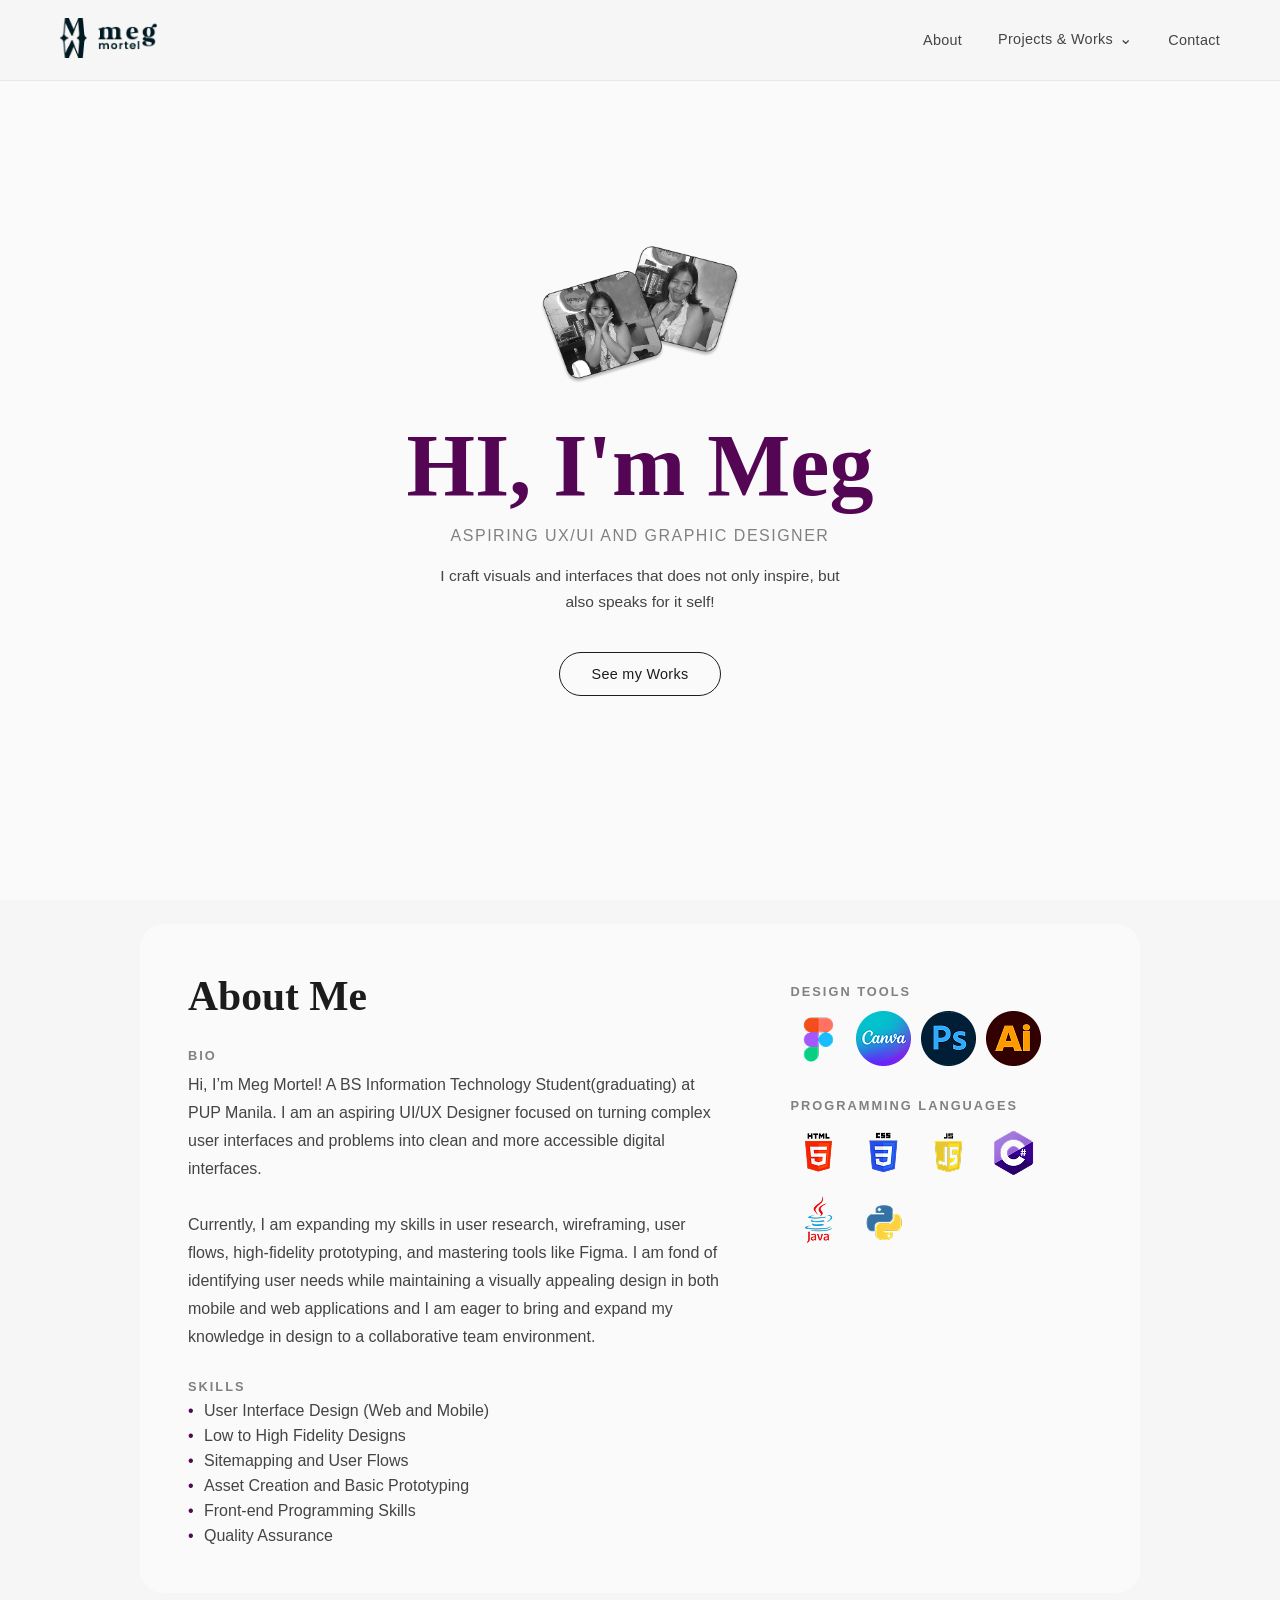
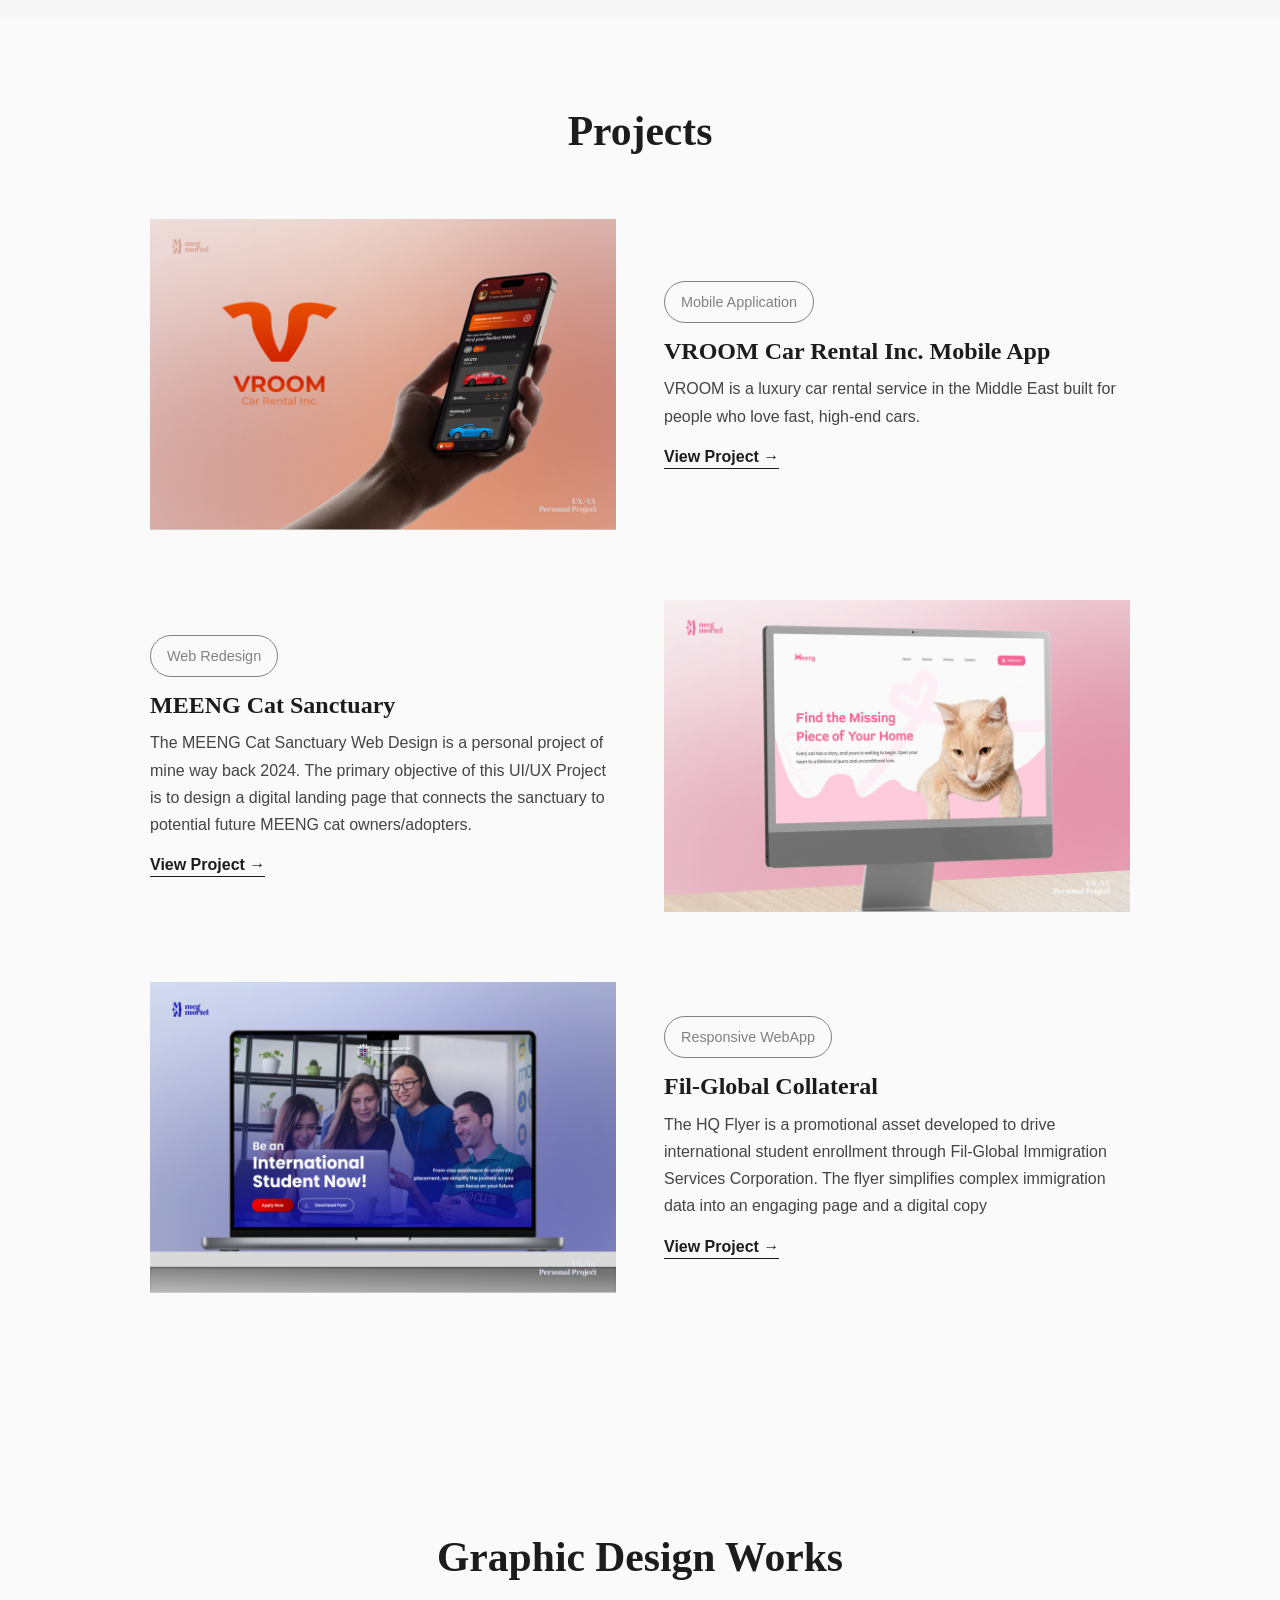
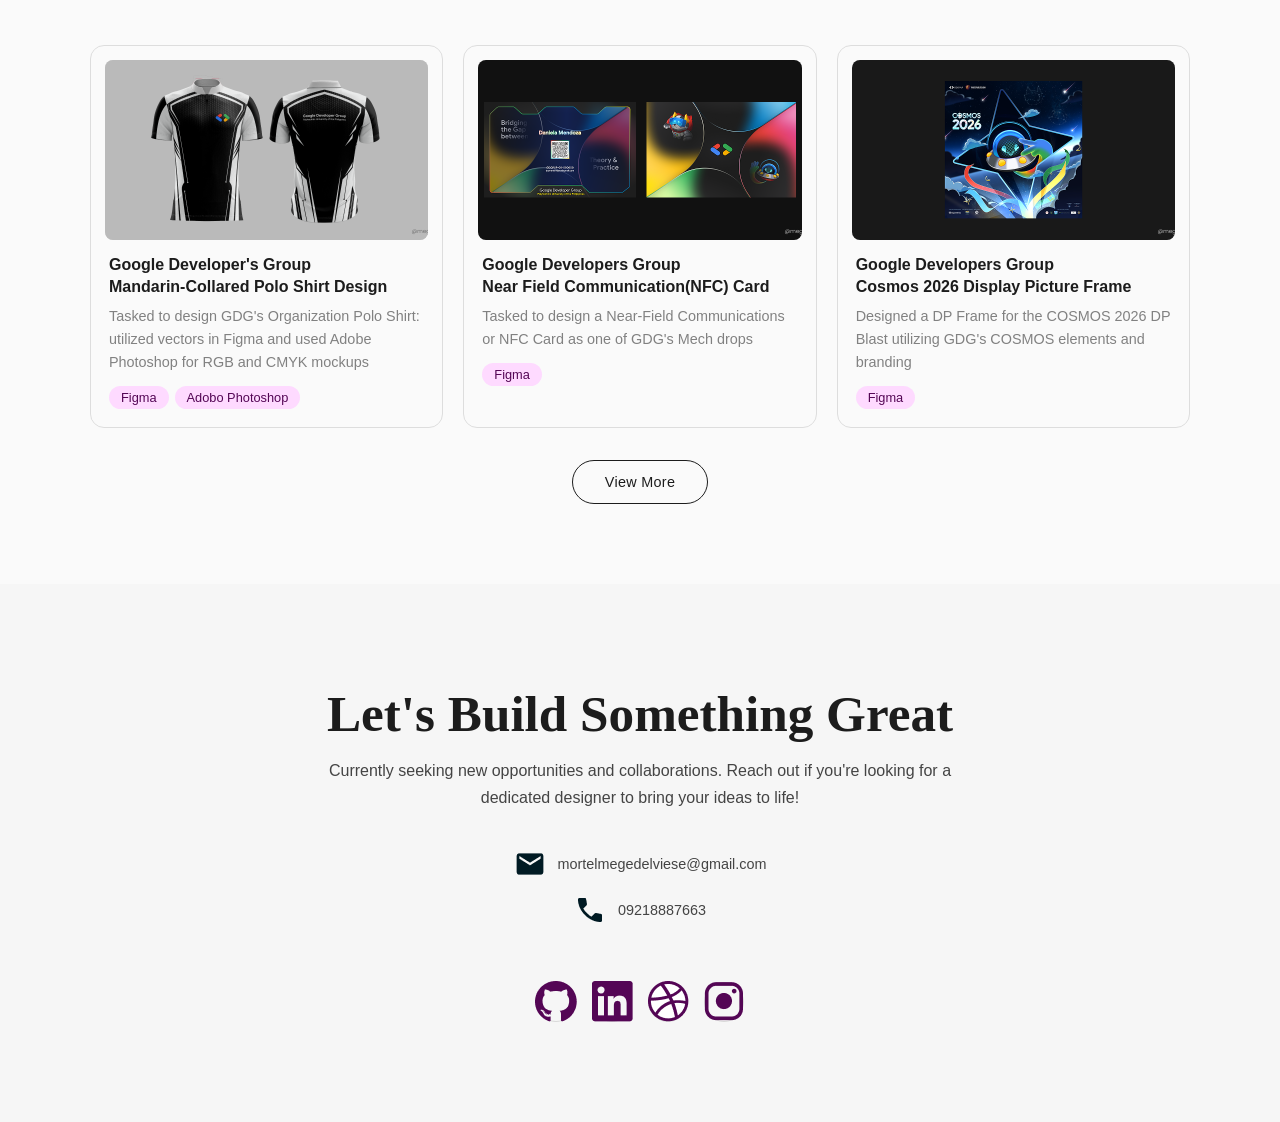
<file: index.html>
<!DOCTYPE html>
<html lang="en">
<head>
  <meta charset="UTF-8" />
  <meta name="viewport" content="width=device-width, initial-scale=1.0" />
  <title>Meg Mortel — UX/UI & Graphic Designer</title>
  <link rel="preconnect" href="https://fonts.googleapis.com" />
  <link rel="preconnect" href="https://fonts.gstatic.com" crossorigin />
  <link href="https://fonts.googleapis.com/css2?family=Playfair+Display:wght@700;900&family=DM+Sans:wght@300;400;500&display=swap" rel="stylesheet" />
  <link rel="stylesheet" href="indexstyle.css" />
</head>
<body>

  <!-- NAV -->
  <nav>
    <a href="index.html" class="nav-logo"><img src="index icons/MegMortel Logo.png" alt=""></a>
    <ul>
      <li><a href="index.html#about">About</a></li>
      <li class="has-dropdown">
        <a href="index.html#projects" class="dropdown-toggle">
          Projects &amp; Works
          <span class="chevron">&#8964;</span>
        </a>
        <ul class="dropdown">
          <li><a href="uiux.html">UI/UX Design</a></li>
          <li><a href="graphicdes.html">Graphic Design</a></li>
        </ul>
      </li>
      <li><a href="index.html#contact">Contact</a></li>
    </ul>
  </nav>

  <!-- HERO -->
  <section id="hero">
    <div class="hero-photos" aria-hidden="true">
      <img src="index images/Hero Image.png" alt="">
    </div>

    <h1 class="hero-title">HI, I'm Meg</h1>
    <p class="hero-subtitle">Aspiring UX/UI and Graphic Designer</p>
    <p class="hero-desc">I craft visuals and interfaces that does not only inspire, but also speaks for it self!</p>
    <a href="#projects" class="btn-outline">See my Works</a>
  </section>

  <!-- ABOUT -->
  <section id="about">
    <div class="about-inner">
      <div class="about-left reveal">
        <h2>About Me</h2>

        <p class="label">BIO</p>
        <p class="about-bio">
          Hi, I’m Meg Mortel! A BS Information Technology Student(graduating) at PUP Manila. I am an aspiring UI/UX Designer focused on turning complex user interfaces and problems into clean and more accessible digital interfaces.
          <br> <br>         
          Currently, I am expanding my skills in user research, wireframing, user flows, high-fidelity prototyping, and mastering tools like Figma. I am fond of identifying user needs while maintaining a visually appealing design in both mobile and web applications and I am eager to bring and expand my knowledge in design to a collaborative team environment.
        </p>

        <p class="label">SKILLS</p>
        <ul class="skills-list">
          <li>User Interface Design (Web and Mobile)</li>
          <li>Low to High Fidelity Designs</li>
          <li>Sitemapping and User Flows</li>
          <li>Asset Creation and Basic Prototyping</li>
          <li>Front-end Programming Skills</li>
          <li>Quality Assurance</li>
        </ul>
      </div>

      <div class="about-right reveal">
        <div class="tool-group">
          <p class="label">Design Tools</p>
          <div class="tool-icons">
            <div><img src="index images/Figma.png" alt=""></div>
            <div><img src="index images/Canva.png" alt=""></div>
            <div><img src="index images/Photoshop.png" alt=""></div>
            <div><img src="index images/Illustrator.png" alt=""></div>           
          </div>
        </div>

        <div class="tool-group">
          <p class="label">Programming Languages</p>
          <div class="tool-icons">
            <div><img src="index images/Html.png" alt=""></div>
            <div><img src="index images/CSS.png" alt=""></div>
            <div><img src="index images/Javascript.png" alt=""></div>
            <div><img src="index images/Csharp.png" alt=""></div>
            <div><img src="index images/jAVA.png" alt=""></div>
            <div><img src="index images/Python.png" alt=""></div>
          </div>
        </div>
      </div>
    </div>
  </section>

  <!-- PROJECTS -->
  <section id="projects">
    <h2 class="section-title">Projects</h2>

    <div class="project-card reveal">
      <div class="project-img">
        <div class="project-img-placeholder"><img src="index images/VROOM - Index.png" alt="Vroom Cover"></div>
      </div>
      <div class="project-info">
        <span class="project-tag">Mobile Application</span>
        <h3>VROOM Car Rental Inc. Mobile App</h3>
        <p>VROOM is a luxury car rental service in the Middle East built for people who love fast, high-end cars.</p>
        <a href="vroomwork.html" class="link-arrow">View Project →</a>
      </div>
    </div>

    <div class="project-card reverse reveal">
      <div class="project-img">
        <div class="project-img-placeholder"><img src="index images/MEENG - Index.png" alt=""></div>
      </div>
      <div class="project-info">
        <span class="project-tag">Web Redesign</span>
        <h3>MEENG Cat Sanctuary</h3>
        <p>The MEENG Cat Sanctuary Web Design is a personal project of mine way back 2024. The primary objective of this UI/UX Project is to design a digital landing page that connects the sanctuary to potential future MEENG cat owners/adopters.</p>
        <a href="meengwork.html" class="link-arrow">View Project →</a>
      </div>
    </div>

    <div class="project-card reveal">
      <div class="project-img">
        <div class="project-img-placeholder"><img src="index images/HQ - Index.png" alt=""></div>
      </div>
      <div class="project-info">
        <span class="project-tag">Responsive WebApp</span>
        <h3>Fil-Global Collateral</h3>
        <p>The HQ Flyer is a promotional asset developed to drive international student enrollment through Fil-Global Immigration Services Corporation. The flyer simplifies complex immigration data into an engaging page and a digital copy</p>
        <a href="collateralwork.html" class="link-arrow">View Project →</a>
      </div>
    </div>
  </section>

  <!-- GRAPHIC DESIGN -->
  <section id="graphic">
    <h2 class="section-title">Graphic Design Works</h2>

    <div class="graphic-grid">
          
        <!-- Card 1 -->
        <div class="graphic-card reveal">
          <div class="graphic-card__img"><img src="GDG/GDG Polo Shirt.png" alt="GDG Org Polo Shirt"></div>
          <div class="graphic-card__body">
            <h3 class="graphic-card__title">Google Developer's Group<br>Mandarin-Collared Polo Shirt Design</h3>
            <p class="graphic-card__desc">Tasked to design GDG's Organization Polo Shirt: utilized vectors in Figma and used Adobe Photoshop for RGB and CMYK mockups</p>
            <div class="graphic-card__tags">
              <span class="tag tag--outline">Figma</span>
              <span class="tag tag--outline">Adobo Photoshop</span>
            </div>
          </div>
        </div>

        <!-- Card 2 -->
        <div class="graphic-card reveal">
          <div class="graphic-card__img"><img src="GDG/GDG NFC Card.png" alt="GDG Near Field Communications Card Design"></div>
          <div class="graphic-card__body">
            <h3 class="graphic-card__title">Google Developers Group<br>Near Field Communication(NFC) Card</h3>
            <p class="graphic-card__desc">Tasked to design a Near-Field Communications or NFC Card as one of GDG's Mech drops</p>
            <div class="graphic-card__tags">
              <span class="tag tag--outline">Figma</span>
            </div>
          </div>
        </div>

        <!-- Card 3 -->
        <div class="graphic-card reveal">
          <div class="graphic-card__img"><img src="GDG/GDG Cosmos DP Frame.png" alt="GDG COSMOS Frame"></div>
          <div class="graphic-card__body">
            <h3 class="graphic-card__title">Google Developers Group<br>Cosmos 2026 Display Picture Frame</h3>
            <p class="graphic-card__desc">Designed a DP Frame for the COSMOS 2026 DP Blast utilizing GDG's COSMOS elements and branding</p>
            <div class="graphic-card__tags">
              <span class="tag tag--outline">Figma</span>
            </div>
          </div>
        </div>
    </div>

    <a href="graphicdes.html" class="btn-outline">View More</a>
  </section>

  <!-- CONTACT -->
  <section id="contact">
    <h2 class="reveal">Let's Build Something Great</h2>
    <p class="reveal">Currently seeking new opportunities and collaborations. Reach out if you're looking for a dedicated designer to bring your ideas to life!</p>

    <div class="contact-info reveal">
      <div class="contact-row">
        <img src="index icons/mail.png" alt="">
        <p>mortelmegedelviese@gmail.com</p>
      </div>
      <div class="contact-row">
        <img src="index icons/call.png" alt="">
        <p>09218887663</p>
      </div>
    </div>

    <div class="social-links reveal">
      <a href="https://github.com/Edelviese" aria-label="GitHub">
        <img src="index icons/github logo.png" alt="">
      </a>
      <a href="https://www.linkedin.com/in/meg-edelviese-mortel/" aria-label="LinkedIn">
        <img src="index icons/linkedin logo.png" alt="">
      </a>
      <a href="https://dribbble.com/meg-edelviese-mortel" aria-label="Dribbble">
        <img src="index icons/dribbble-icon logo.png" alt="">
      </a>
      <a href="#" aria-label="Instagram">
        <img src="index icons/instagram logo.png" alt="">
      </a>
    </div>
  </section>

  <script src="indexscript.js"></script>
</body>
</html>
</file>
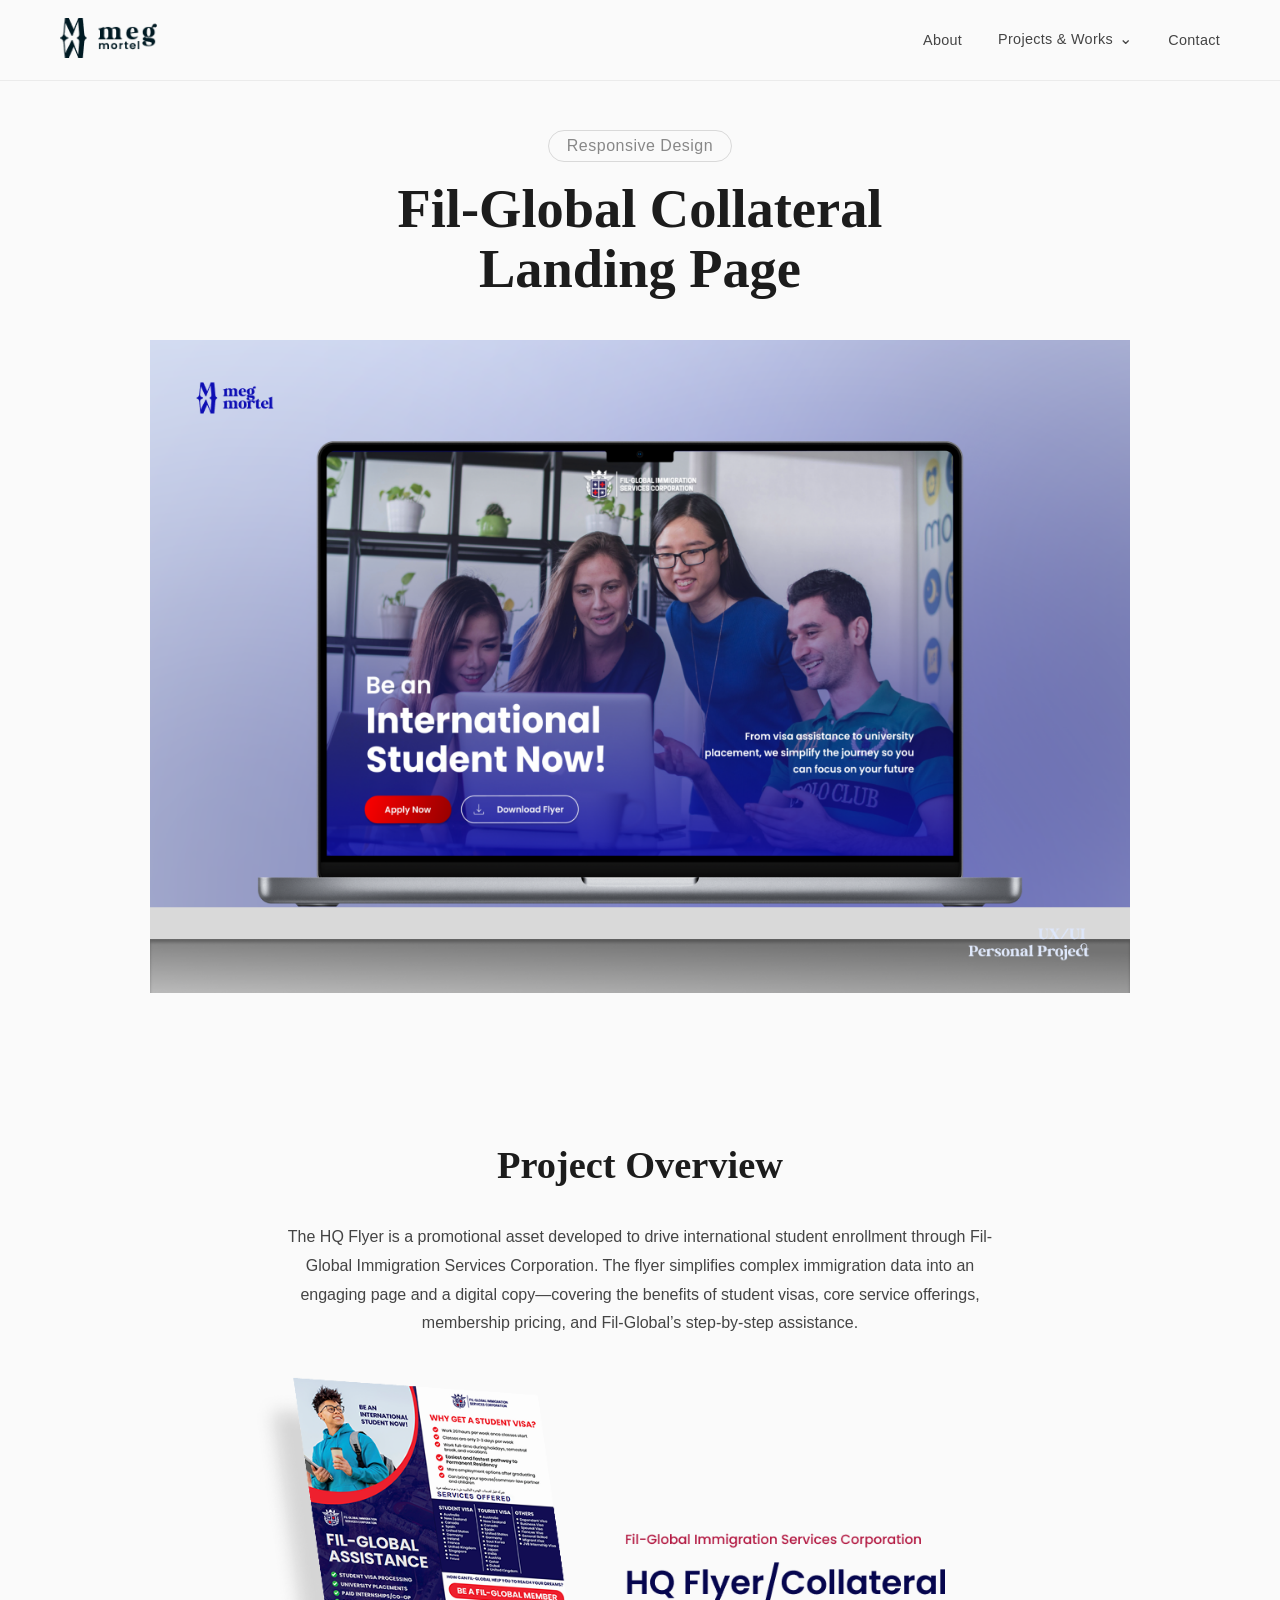
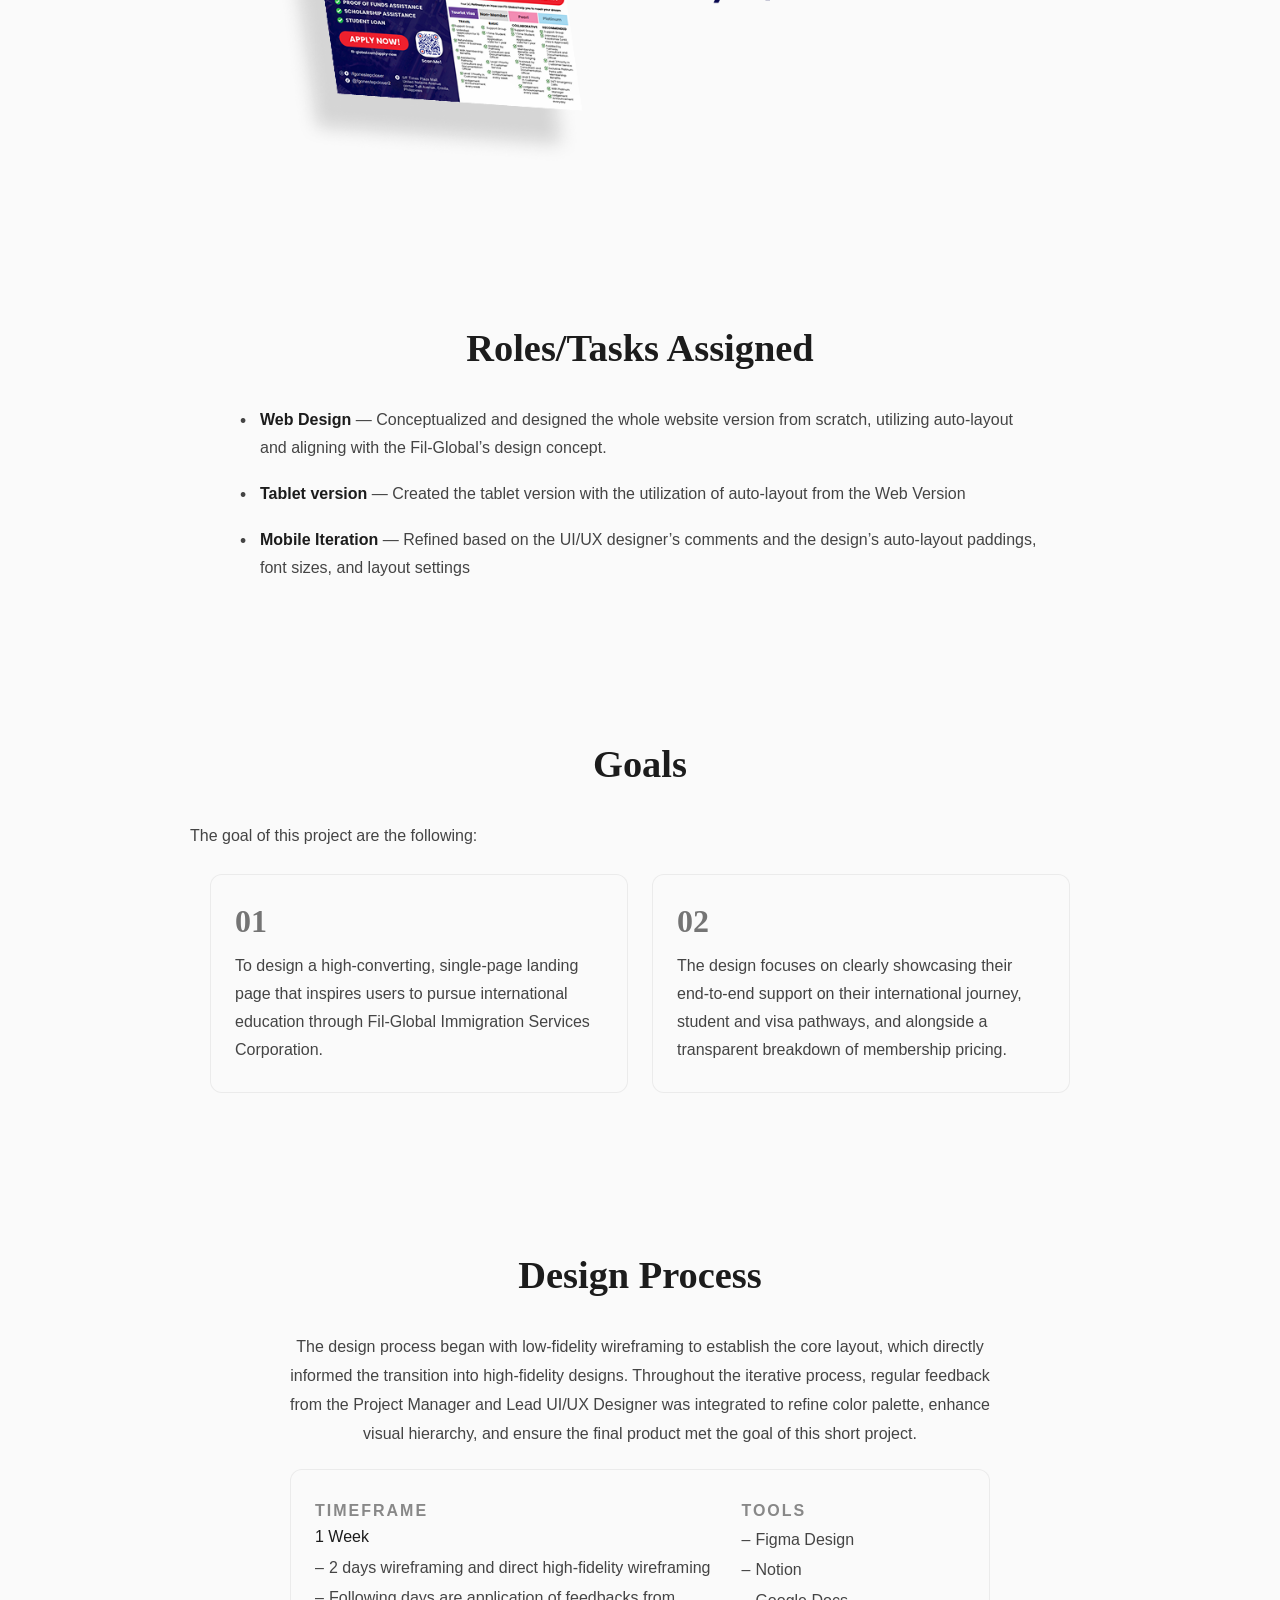
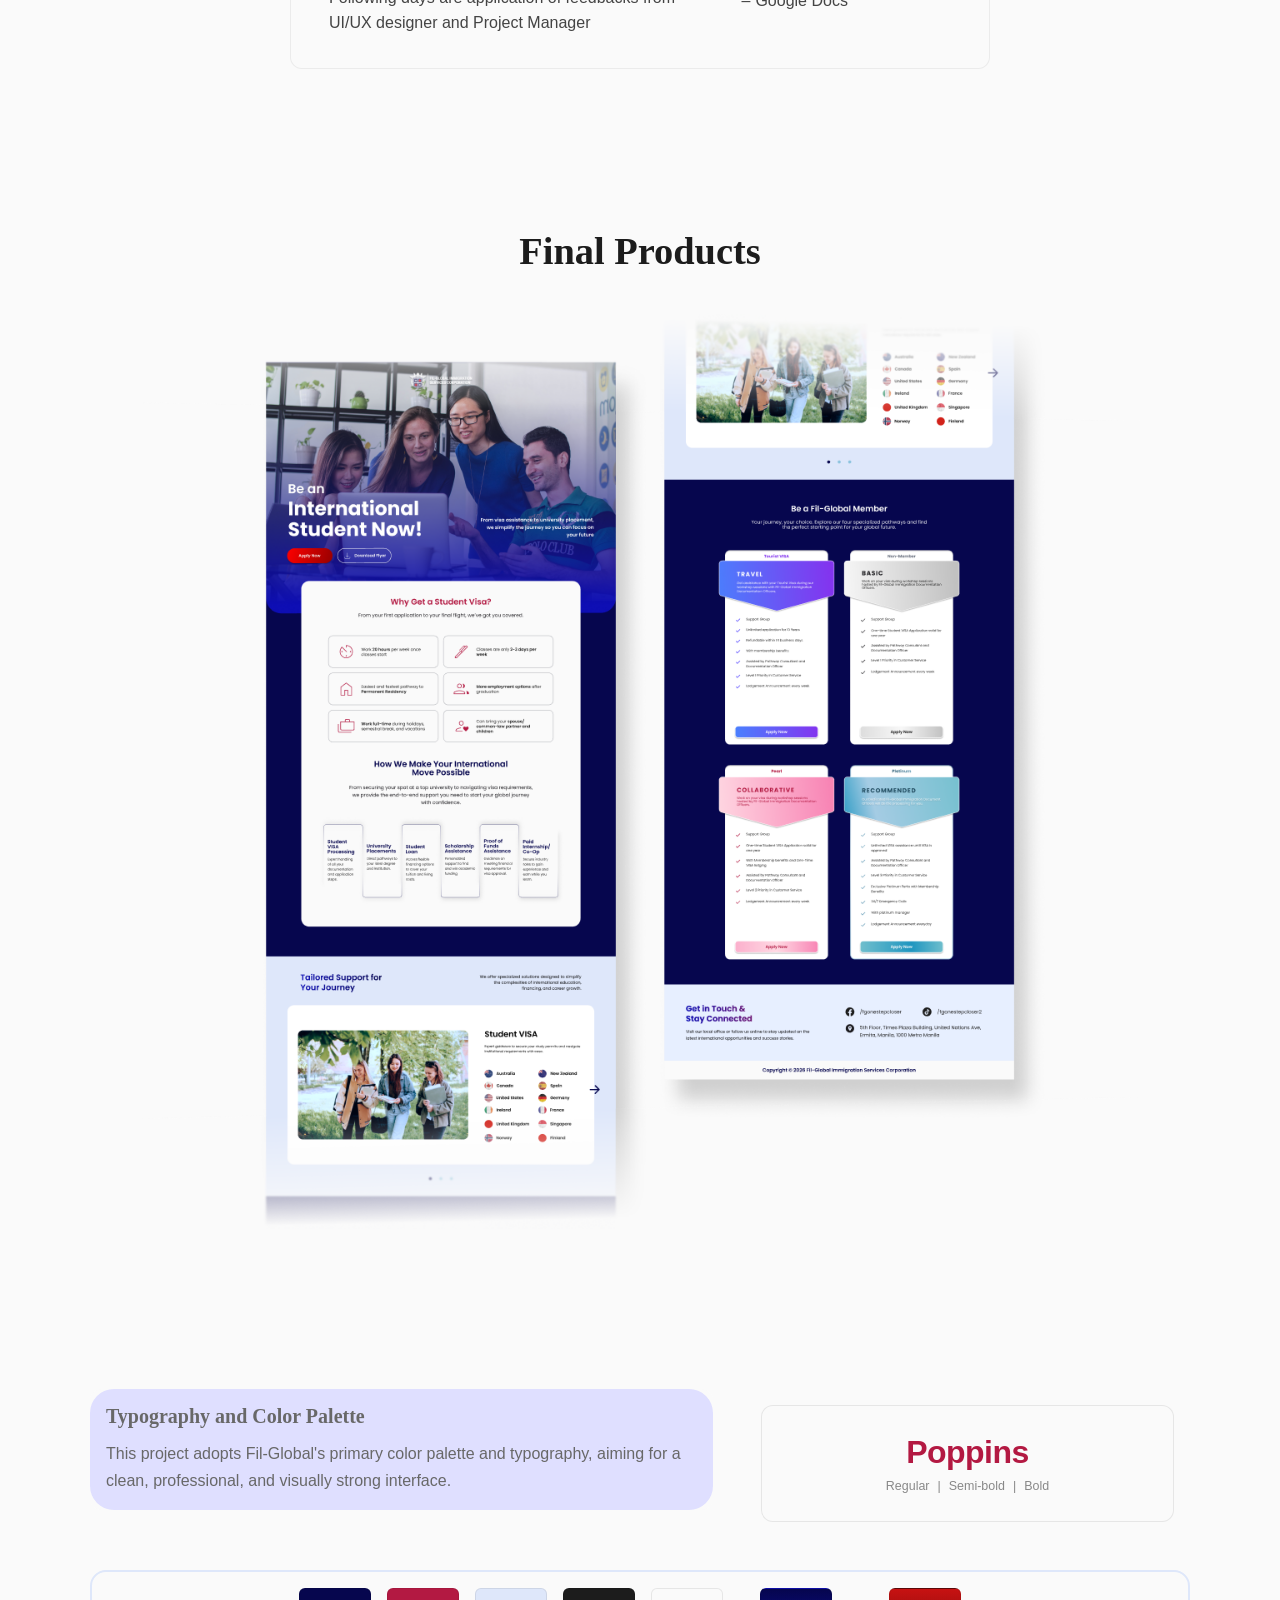
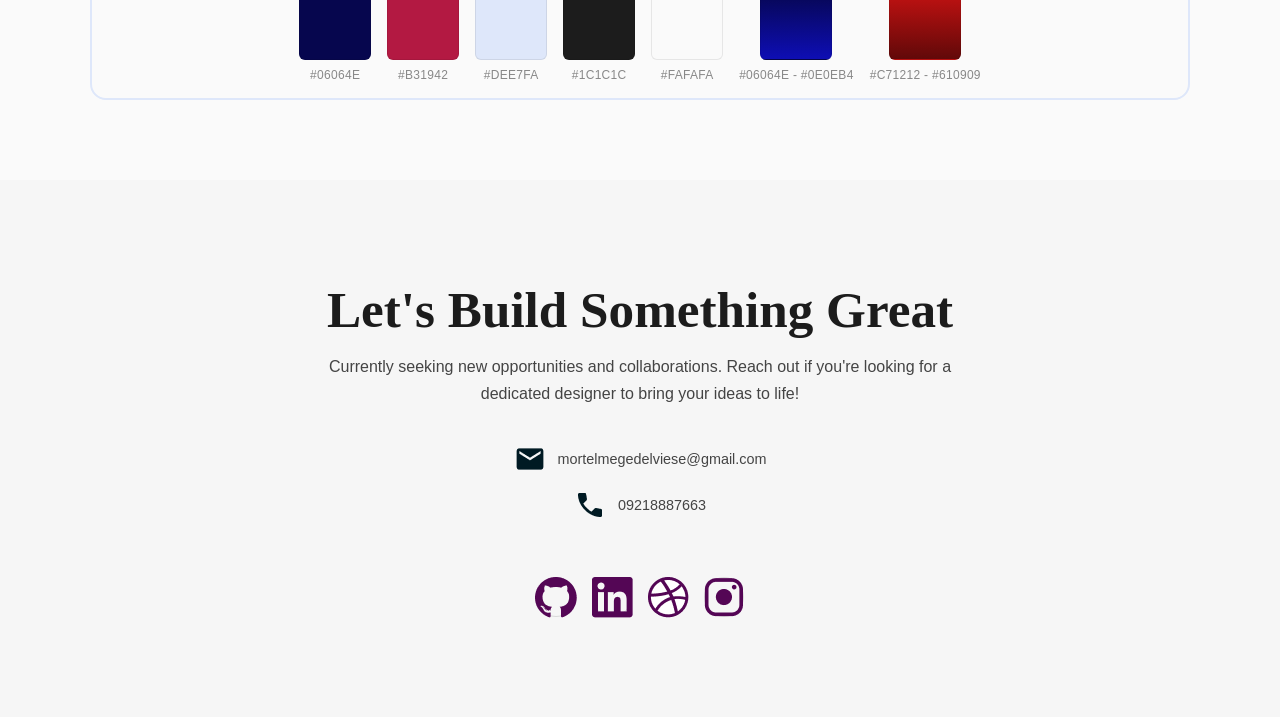
<file: collateralwork.html>
<!DOCTYPE html>
<html lang="en">
<head>
  <meta charset="UTF-8" />
  <meta name="viewport" content="width=device-width, initial-scale=1.0" />
  <title>Collateral | Meg Mortel</title>
  <link rel="preconnect" href="https://fonts.googleapis.com" />
  <link rel="preconnect" href="https://fonts.gstatic.com" crossorigin />
  <link href="https://fonts.googleapis.com/css2?family=Playfair+Display:wght@700;900&family=DM+Sans:ital,wght@0,300;0,400;0,500;1,300&family=Montserrat:wght@700;900&display=swap" rel="stylesheet" />
  <link rel="stylesheet" href="works.css" />
  <link rel="stylesheet" href="collateral.css" />

</head>
<body>

  <!-- NAV -->
  <nav>
    <a href="index.html" class="nav-logo"><img src="index icons/MegMortel Logo.png" alt=""></a>
    <ul>
      <li><a href="index.html#about">About</a></li>
      <li class="has-dropdown">
        <a href="index.html#projects" class="dropdown-toggle">
          Projects &amp; Works
          <span class="chevron">&#8964;</span>
        </a>
        <ul class="dropdown">
          <li><a href="uiux.html">UI/UX Design</a></li>
          <li><a href="graphicdes.html">Graphic Design</a></li>
        </ul>
      </li>
      <li><a href="index.html#contact">Contact</a></li>
    </ul>
  </nav>

  <!-- HERO -->
  <section id="hero">
    <div class="hero-meta reveal">
      <span class="pill">Responsive Design</span>
    </div>
    <h1 class="hero-title reveal">Fil-Global Collateral<br>Landing Page</h1>

    <div class="hero-banner reveal">
      <div class="hero-img-placeholder"><img src="collateral images/collateral - header.png" alt=""></div>
    </div>
  </section>

  <!-- PROJECT OVERVIEW -->
  <section class="content-section" id="overview">
    <h2 class="section-heading reveal">Project Overview</h2>
    <p class="body-text centered reveal">
      The HQ Flyer is a promotional asset developed to drive international student enrollment through 
      Fil-Global Immigration Services Corporation. The flyer simplifies complex immigration data into 
      an engaging page and a digital copy—covering the benefits of student visas, core service offerings, 
      membership pricing, and Fil-Global’s step-by-step assistance.
    </p>

    <div class="full-img-block reveal">
      <img src="collateral images/collateral - display.png" alt="">
    </div>
  </section>
  <!-- PROBLEM -->
  <section class="content-section alt-bg" id="problem">
    <div class="section-inner">
      <h2 class="section-heading reveal">Roles/Tasks Assigned</h2>
      <ul class="problem-list reveal">
        <li>
          <strong>Web Design</strong> — Conceptualized and designed the whole website version from scratch, utilizing auto-layout and aligning with the Fil-Global’s design concept.
        </li>
        <li>
          <strong>Tablet version</strong> — Created the tablet version with the utilization of auto-layout from the Web Version
        </li>
        <li>
          <strong>Mobile Iteration</strong> — Refined based on the UI/UX designer’s comments and the design’s auto-layout paddings, font sizes, and layout settings 
        </li>
      </ul>
    </div>
  </section>

  <!-- GOALS -->
  <section class="content-section" id="goals">
    <div class="section-inner">
      <h2 class="section-heading reveal">Goals</h2>
      <p class="body-text reveal">The goal of this project are the following:</p>
      <div class="goals-grid reveal">
        <div class="goal-card">
          <div class="goal-num">01</div>
          <p>To design a high-converting, single-page landing page that inspires users to pursue international education through Fil-Global Immigration Services Corporation.</p>
        </div>
        <div class="goal-card">
          <div class="goal-num">02</div>
          <p>The design focuses on clearly showcasing their end-to-end support on their international journey, student and visa pathways, and alongside a transparent breakdown of membership pricing.</p>
        </div>
      </div>
    </div>
  </section>

  <!-- DESIGN PROCESS -->
  <section class="content-section alt-bg" id="process">
    <div class="section-inner">
      <h2 class="section-heading reveal">Design Process</h2>
      <p class="body-text centered reveal">
        The design process began with low-fidelity wireframing to establish the core layout, which directly informed the transition into high-fidelity designs. Throughout the iterative process, regular feedback from the Project Manager and Lead UI/UX Designer was integrated to refine color palette, enhance visual hierarchy, and ensure the final product met the goal of this short project.
      </p>

      <div class="process-meta reveal">

        <div class="timeframe-cont meta-col">
          <p class="meta-label">Timeframe</p>
          <p class="meta-val">1 Week</p>
          <ul class="meta-list">
            <li>2 days wireframing and direct high-fidelity wireframing</li>
            <li>Following days are application of feedbacks from UI/UX designer and Project Manager</li>
          </ul>
        </div>

        <div class="tools-cont meta-col">
          <p class="meta-label">Tools</p>
          <ul class="meta-list">
            <li>Figma Design</li>
            <li>Notion</li>
            <li>Google Docs</li>
          </ul>
        </div>

      </div>
    </div>
  </section>

  <!-- FINAL PRODUCTS -->
  <section class="content-section" id="final">
    <h2 class="section-heading reveal">Final Products</h2>
    <div class="full-img-block reveal">
      <img src="collateral images/collateral - finish.png" alt="">
    </div>
  </section>

  <!-- TYPOGRAPHY & COLOR PALETTE -->
<section class="content-section alt-bg" id="typography">
  <div class="coll-type-color-grid reveal">

    <div class="coll-type-block">
      <div class="coll-typography-container">
        <h3 class="coll-type-section-title">Typography and Color Palette</h3>
        <p class="coll-type-desc">
          This project adopts Fil-Global's primary color palette and typography,
          aiming for a clean, professional, and visually strong interface.
        </p>
      </div>
    </div>

    <div class="coll-brand-block">
      <div class="montserrat-display">
        <span class="mont-name">Poppins</span>  <!-- fix: was Montserrat -->
        <div class="mont-weights">
          <span>Regular</span><span>|</span><span>Semi-bold</span><span>|</span><span>Bold</span>
        </div>
      </div>
    </div>

    <div class="coll-color-container">
      <div class="coll-color-swatches">
        <div class="coll-swatch-item">
          <div class="coll-swatch" style="background:#06064E;"></div>
          <span>#06064E</span>
        </div>
        <div class="coll-swatch-item">
          <div class="coll-swatch" style="background:#B31942;"></div>
          <span>#B31942</span>
        </div>
        <div class="coll-swatch-item">
          <div class="coll-swatch" style="background:#DEE7FA;"></div>
          <span>#DEE7FA</span>
        </div>
        <div class="coll-swatch-item">
          <div class="coll-swatch" style="background:#1C1C1C;"></div>
          <span>#1C1C1C</span>
        </div>
        <div class="coll-swatch-item">
          <div class="coll-swatch" style="background:#FAFAFA;"></div>
          <span>#FAFAFA</span>
        </div>
        <div class="coll-swatch-item">
          <div class="coll-swatch" style="background:linear-gradient(#06064E, #0E0EB4);"></div>
          <span>#06064E - #0E0EB4</span> 
        </div>
        <div class="coll-swatch-item">
          <div class="coll-swatch" style="background:linear-gradient(#C71212, #610909);"></div>
          <span>#C71212 - #610909</span> 
        </div>
      </div>
    </div>

  </div>
</section>

  <!-- CONTACT -->
  <section id="contact">
    <h2 class="reveal">Let's Build Something Great</h2>
    <p class="reveal">Currently seeking new opportunities and collaborations. Reach out if you're looking for a dedicated designer to bring your ideas to life!</p>

    <div class="contact-info reveal">
      <div class="contact-row">
        <img src="index icons/mail.png" alt="">
        <p>mortelmegedelviese@gmail.com</p>
      </div>
      <div class="contact-row">
        <img src="index icons/call.png" alt="">
        <p>09218887663</p>
      </div>
    </div>

    <div class="social-links reveal">
      <a href="https://github.com/Edelviese" aria-label="GitHub">
        <img src="index icons/github logo.png" alt="">
      </a>
      <a href="https://www.linkedin.com/in/meg-edelviese-mortel/" aria-label="LinkedIn">
        <img src="index icons/linkedin logo.png" alt="">
      </a>
      <a href="https://dribbble.com/meg-edelviese-mortel" aria-label="Dribbble">
        <img src="index icons/dribbble-icon logo.png" alt="">
      </a>
      <a href="#" aria-label="Instagram (unavailable at the moment)">
        <img src="index icons/instagram logo.png" alt="">
      </a>
    </div>
  </section>

  <script src="works.js"></script>
</body>
</html>
</file>
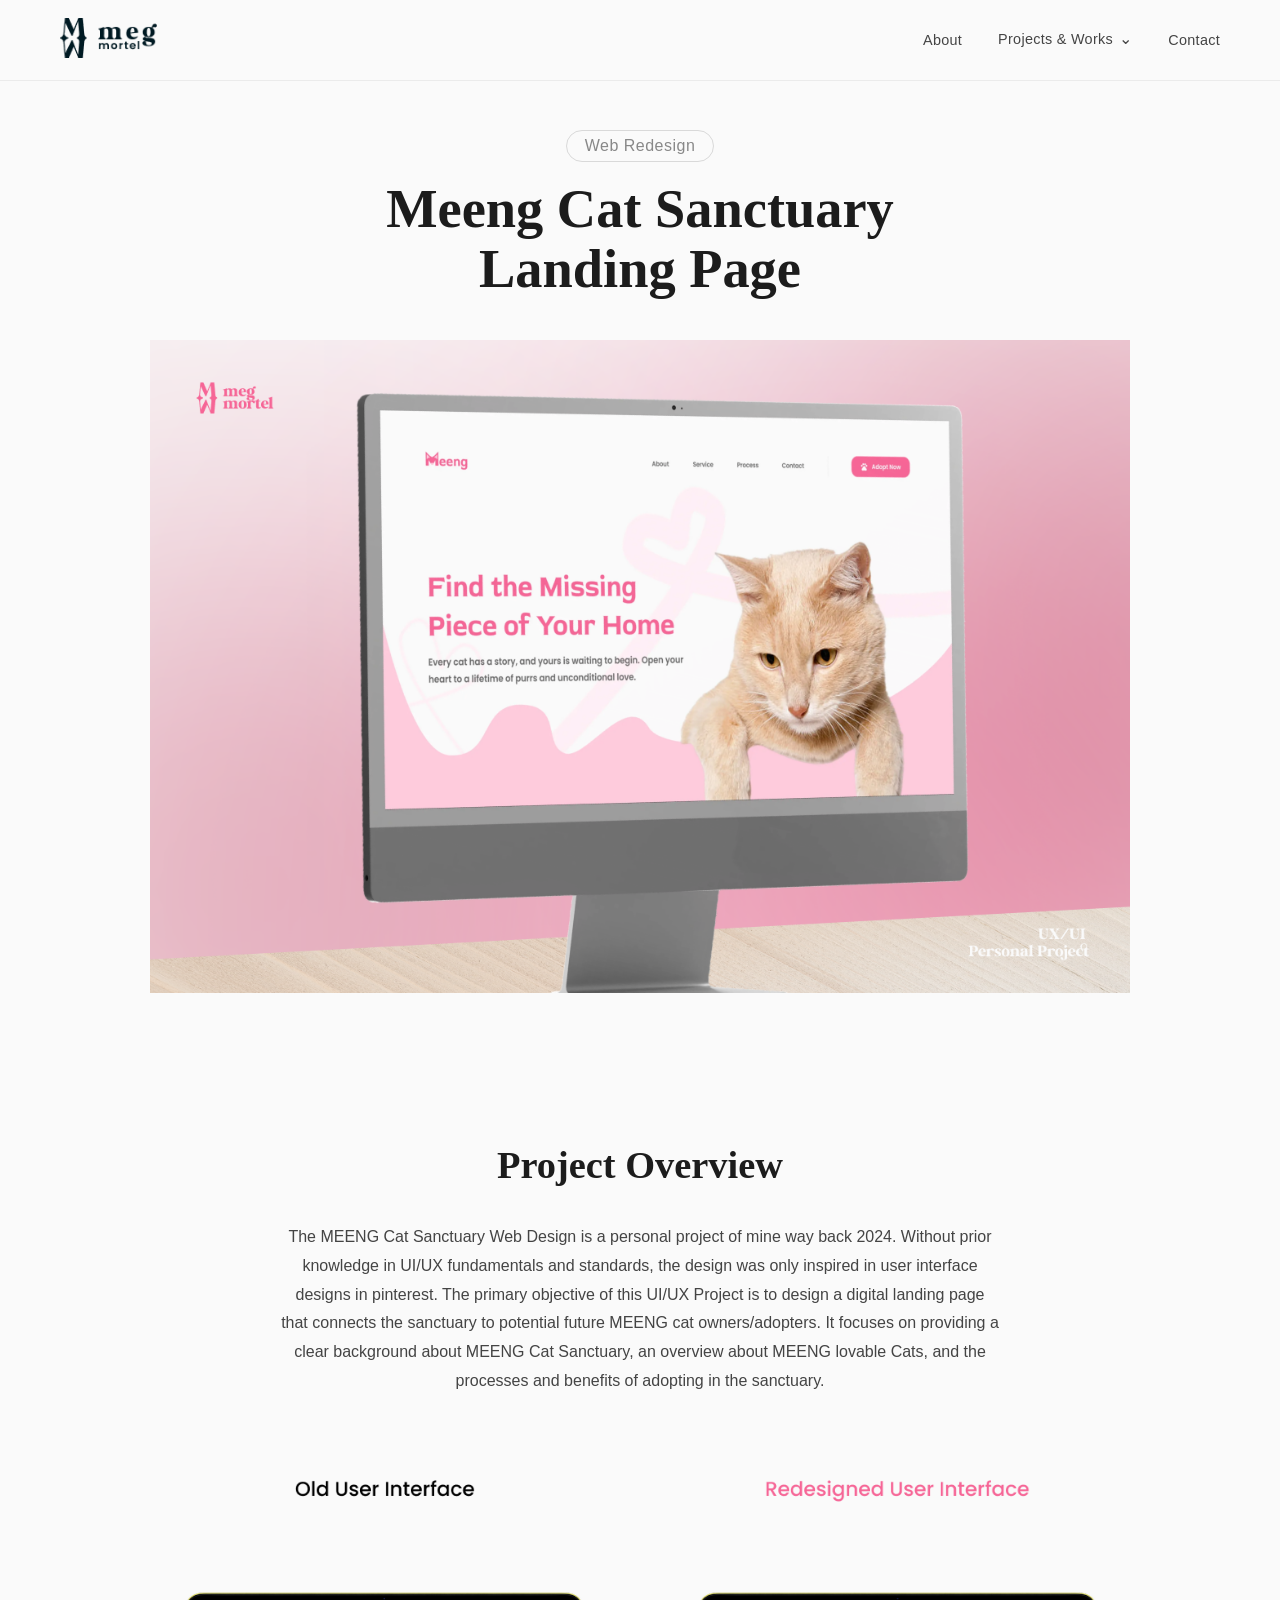
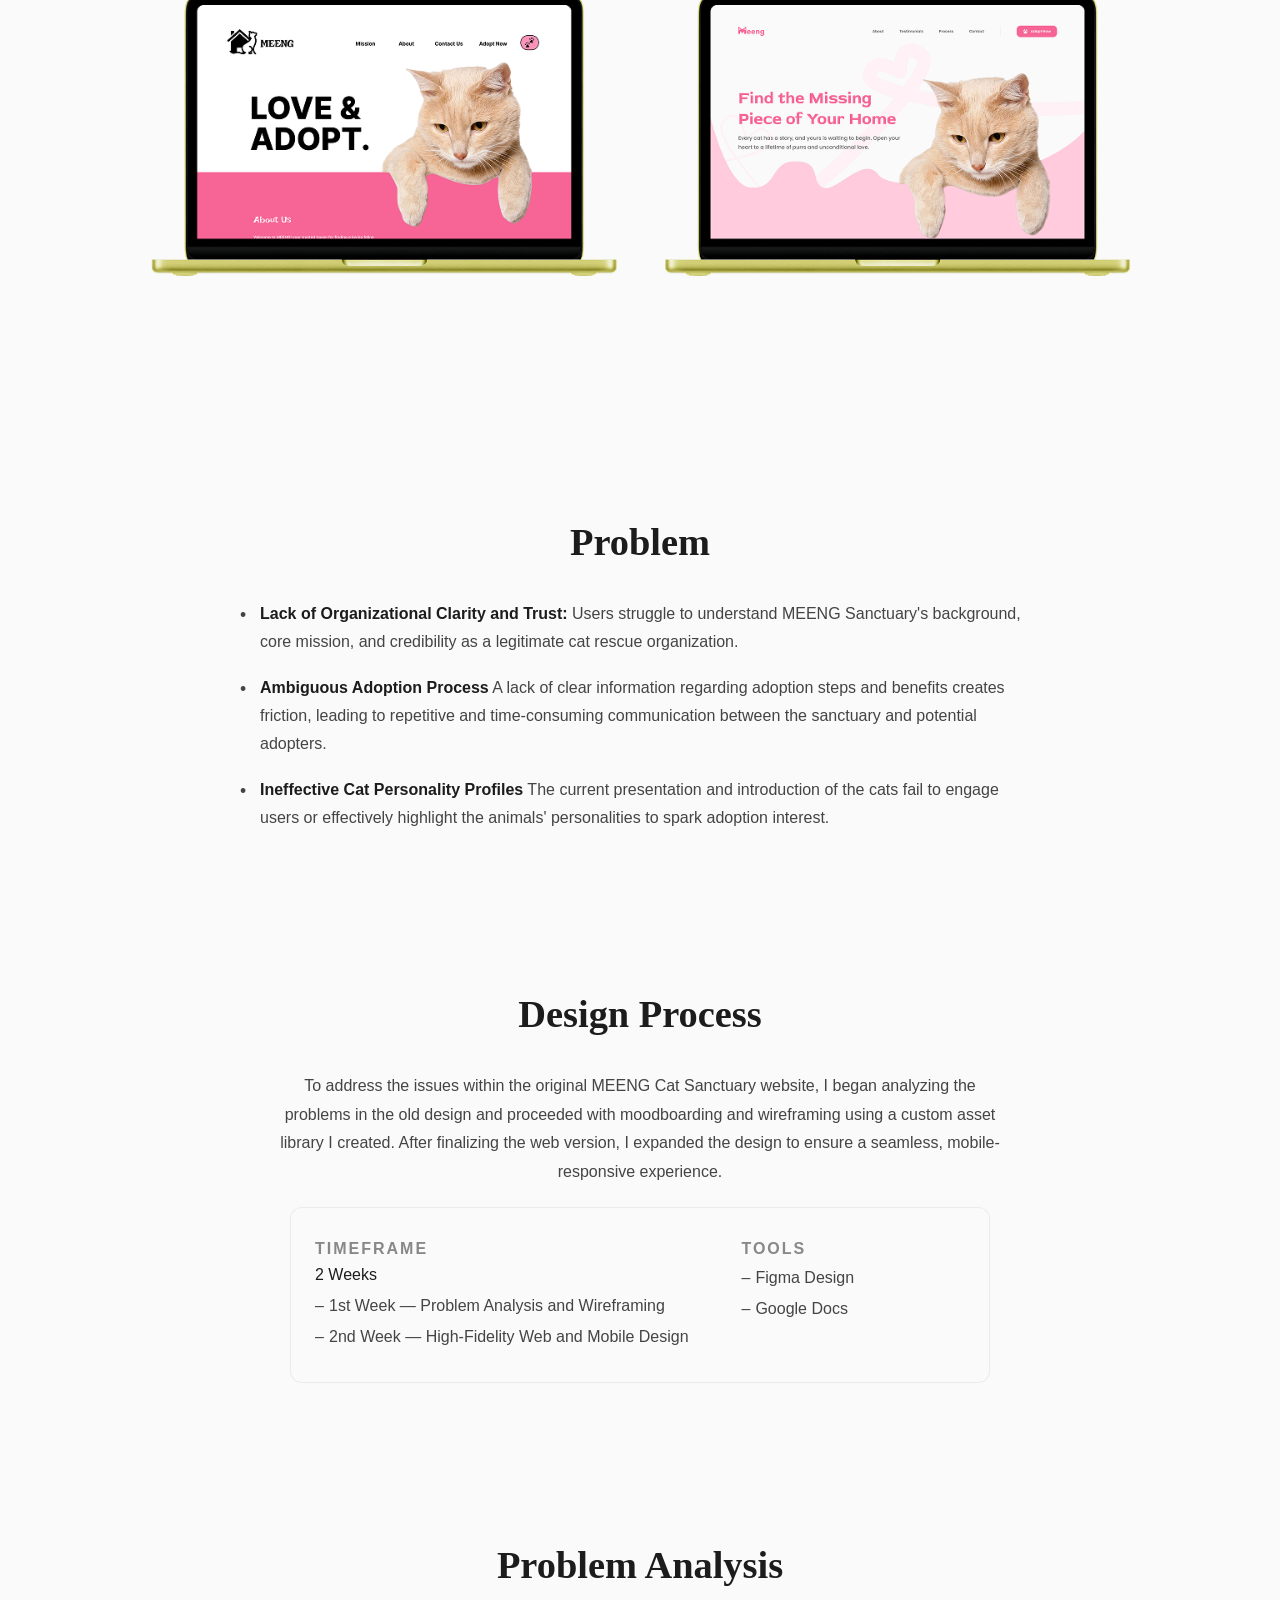
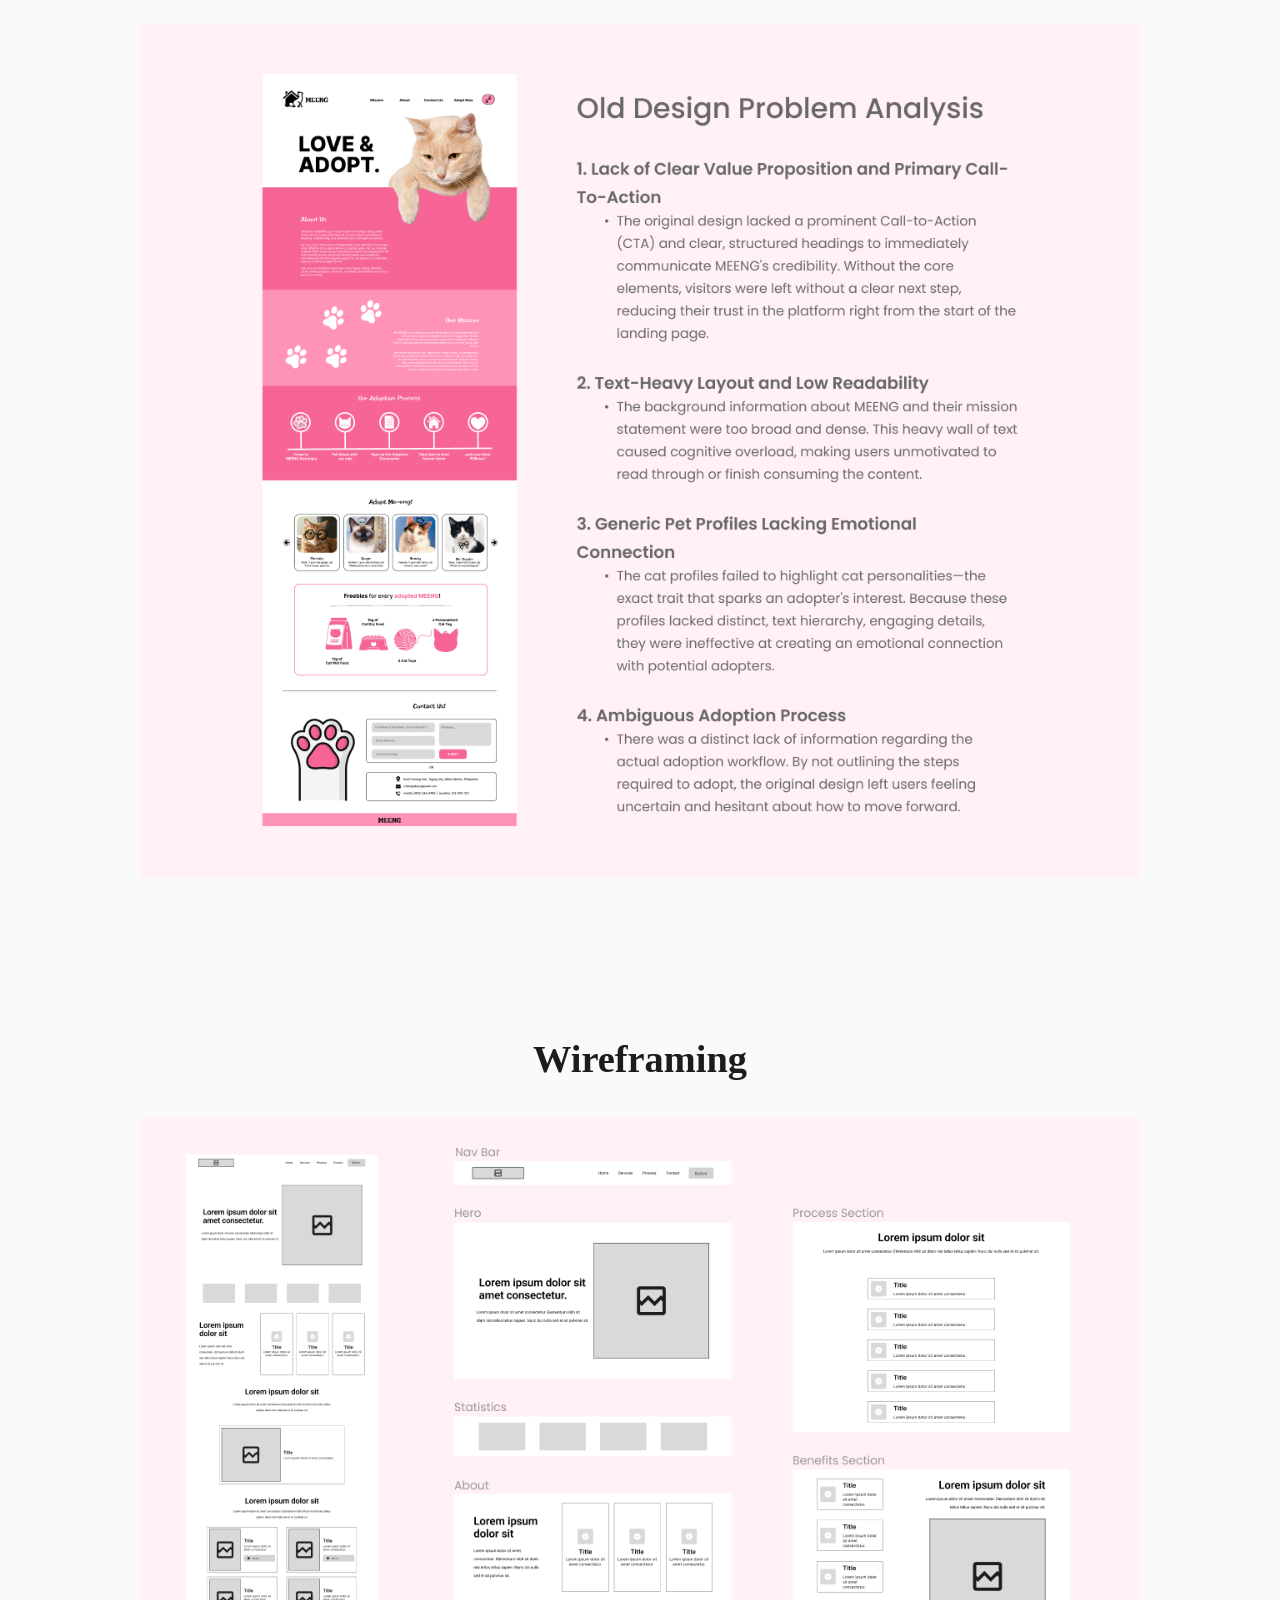
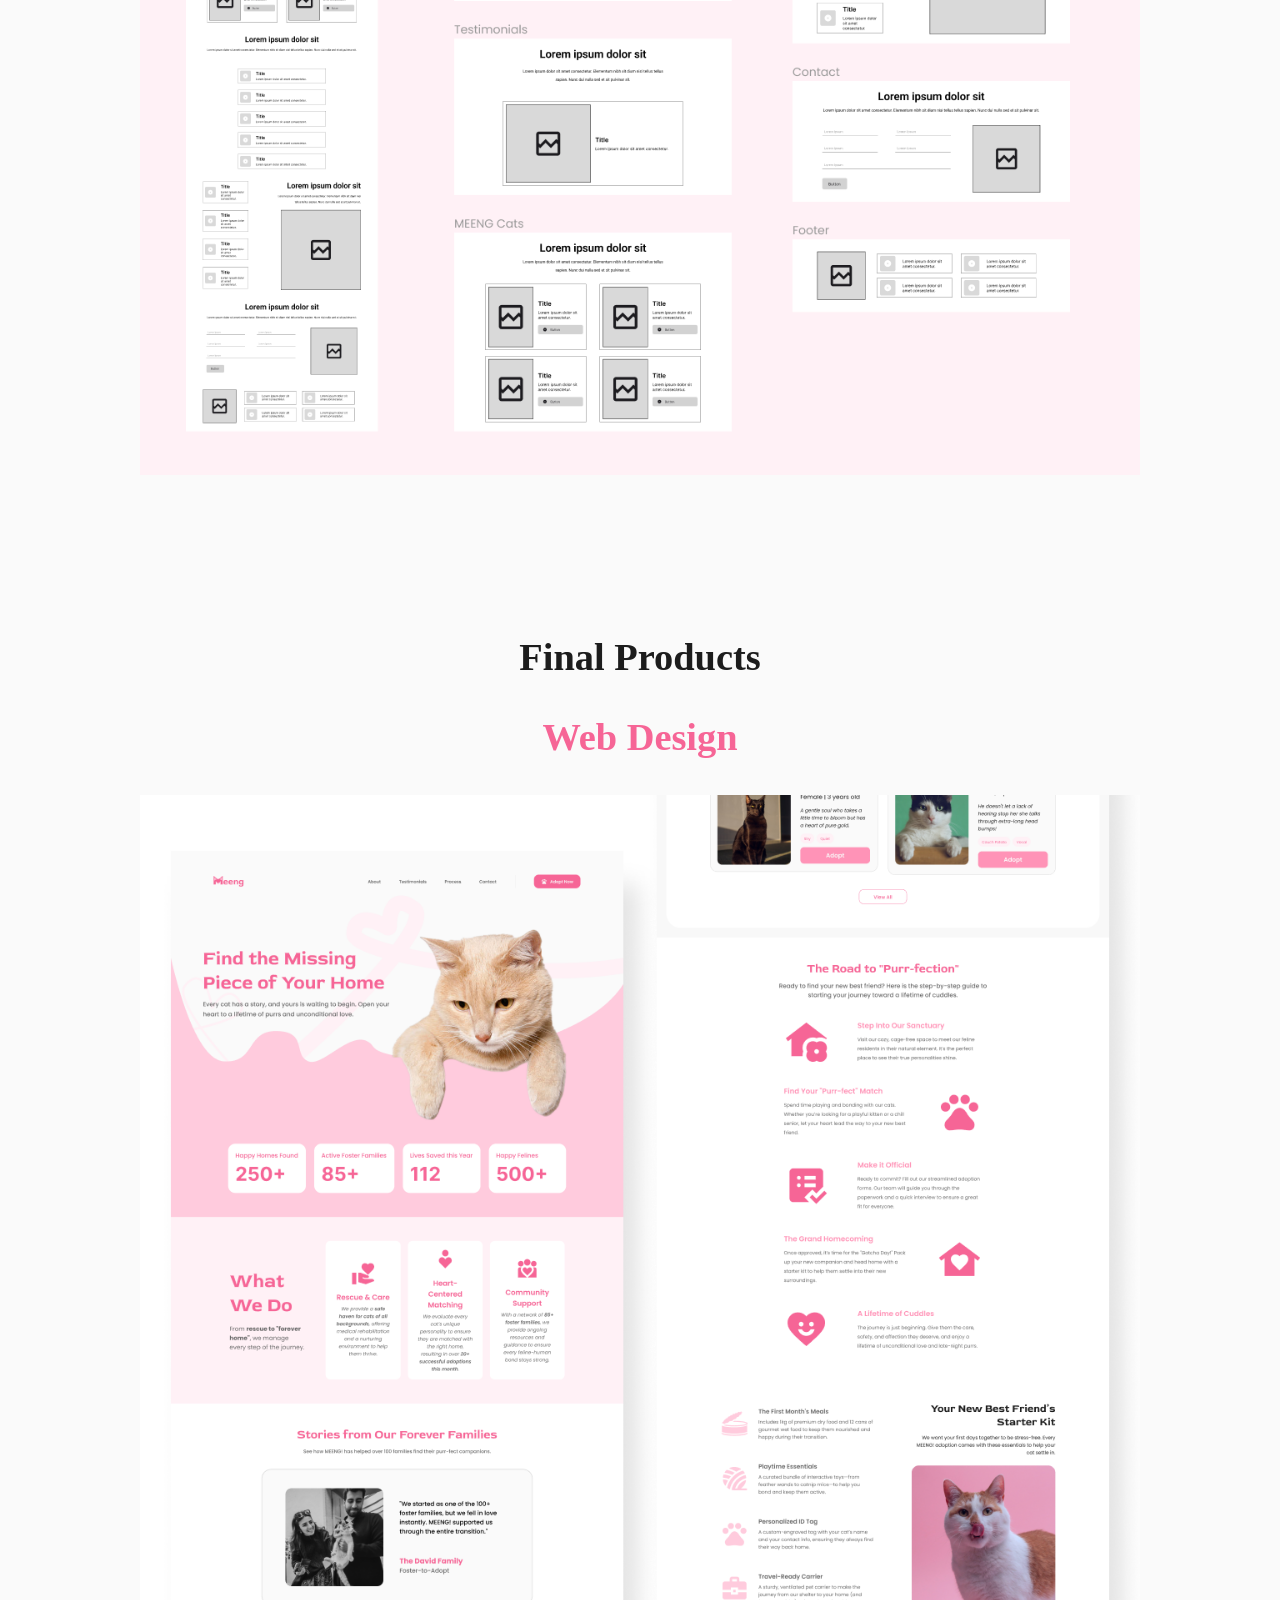
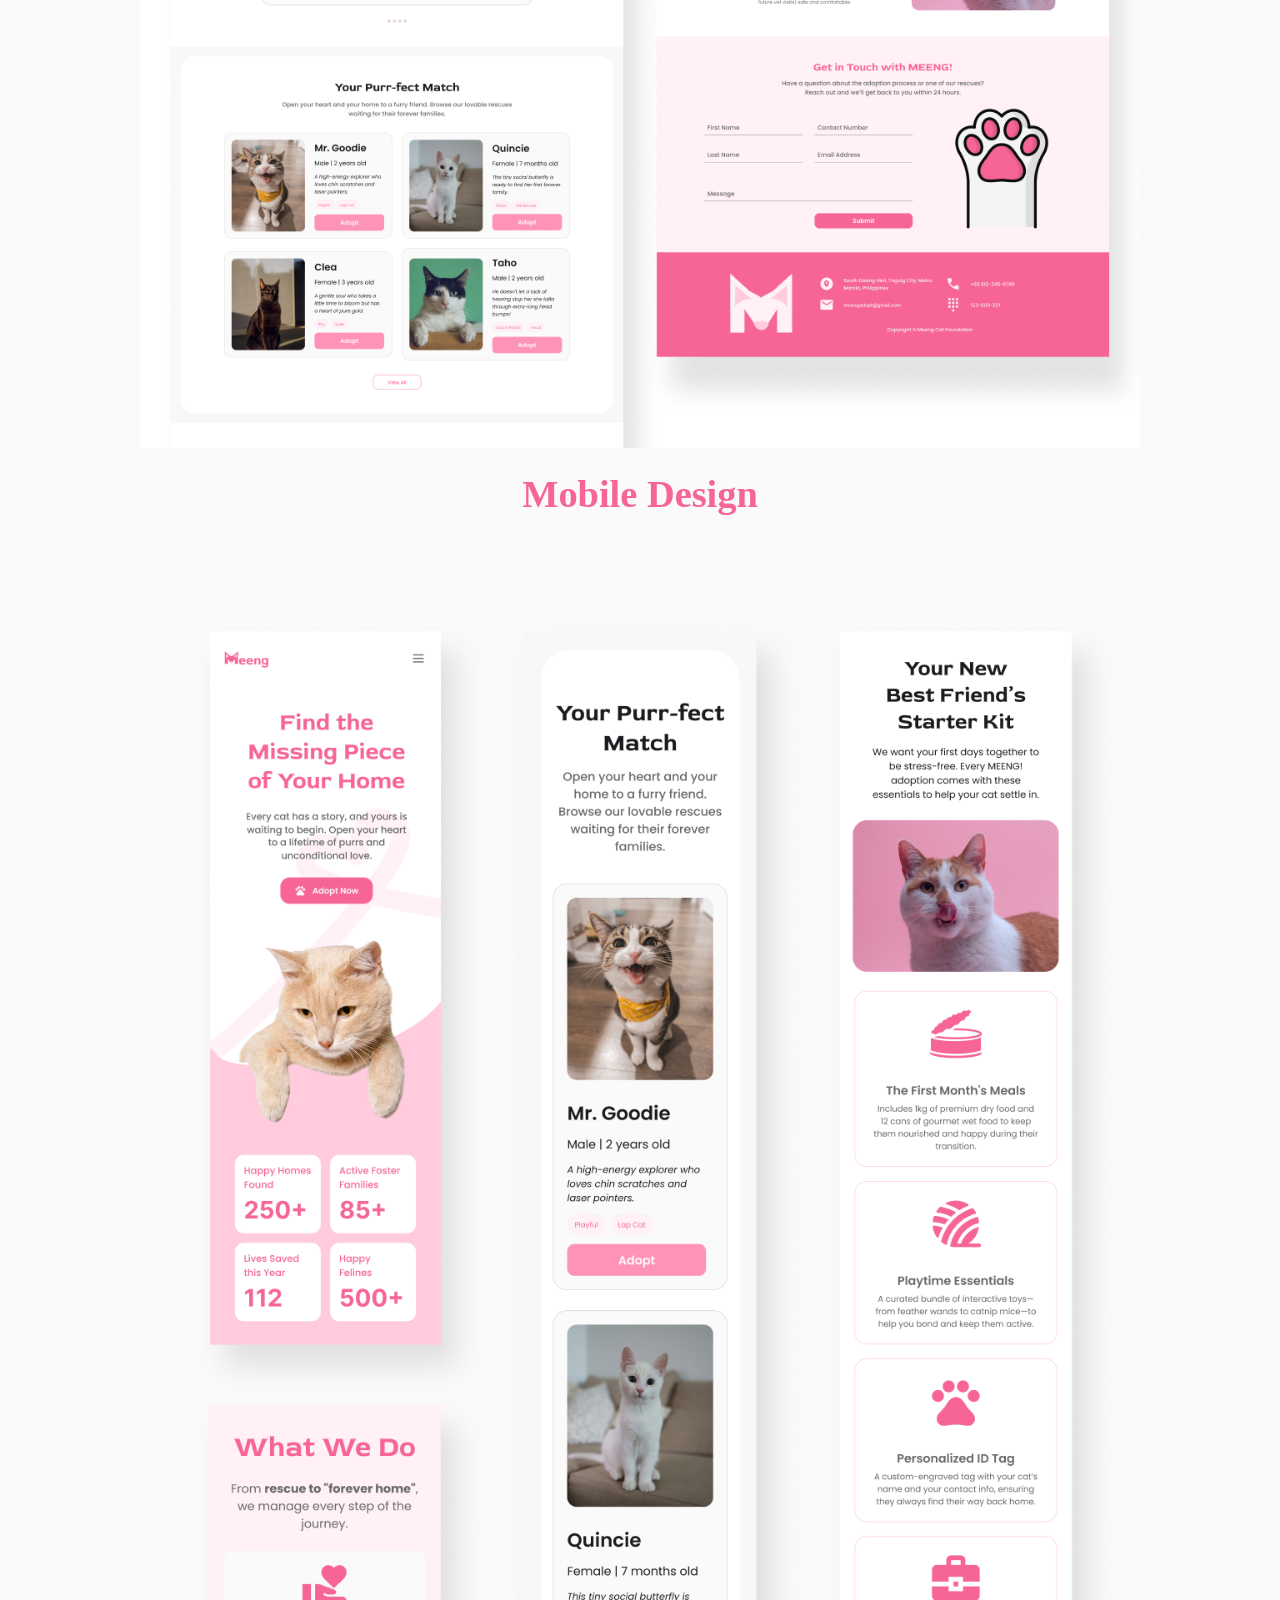
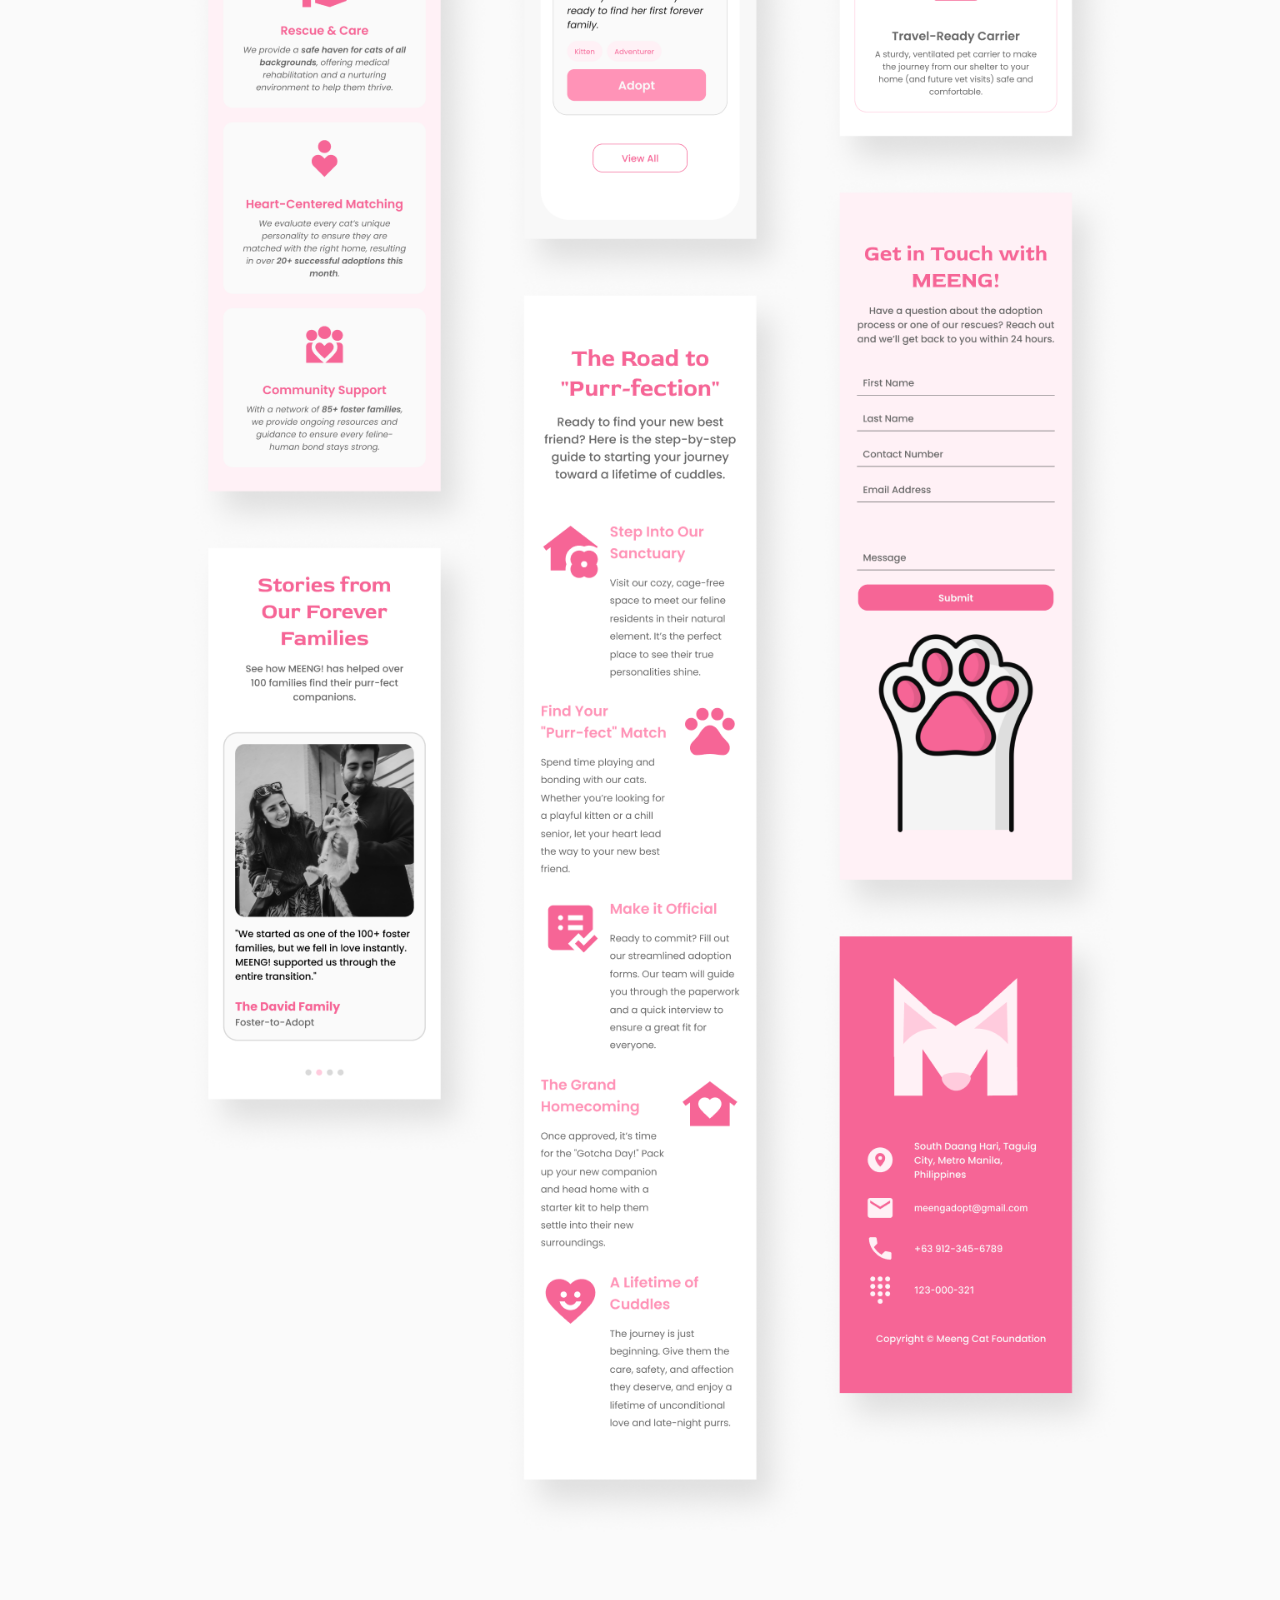
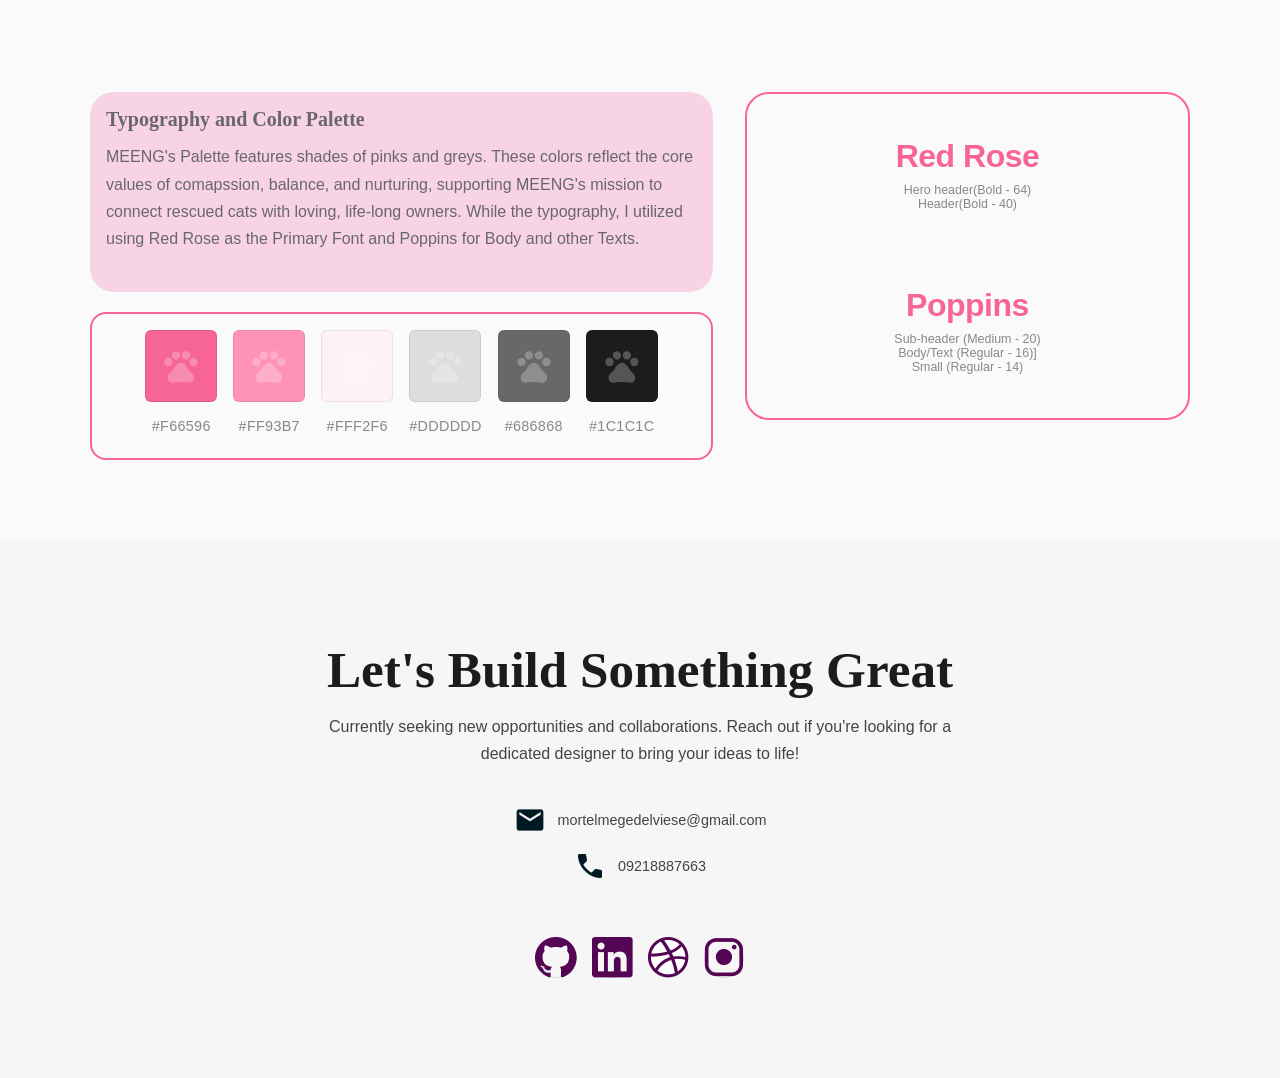
<file: meengwork.html>
<!DOCTYPE html>
<html lang="en">
<head>
  <meta charset="UTF-8" />
  <meta name="viewport" content="width=device-width, initial-scale=1.0" />
  <title>VROOM Car Rental — Case Study | Meg Mortel</title>
  <link rel="preconnect" href="https://fonts.googleapis.com" />
  <link rel="preconnect" href="https://fonts.gstatic.com" crossorigin />
  <link href="https://fonts.googleapis.com/css2?family=Playfair+Display:wght@700;900&family=DM+Sans:ital,wght@0,300;0,400;0,500;1,300&family=Montserrat:wght@700;900&display=swap" rel="stylesheet" />
  <link rel="stylesheet" href="works.css" />
  <link rel="stylesheet" href="meeng.css" />

</head>
<body>

  <!-- NAV -->
  <nav>
    <a href="index.html" class="nav-logo"><img src="index icons/MegMortel Logo.png" alt=""></a>
    <ul>
      <li><a href="index.html#about">About</a></li>
      <li class="has-dropdown">
        <a href="index.html#projects" class="dropdown-toggle">
          Projects &amp; Works
          <span class="chevron">&#8964;</span>
        </a>
        <ul class="dropdown">
          <li><a href="uiux.html">UI/UX Design</a></li>
          <li><a href="graphicdes.html">Graphic Design</a></li>
        </ul>
      </li>
      <li><a href="index.html#contact">Contact</a></li>
    </ul>
  </nav>

  <!-- HERO -->
  <section id="hero">
    <div class="hero-meta reveal">
      <span class="pill">Web Redesign</span>
    </div>
    <h1 class="hero-title reveal">Meeng Cat Sanctuary<br>Landing Page</h1>

    <div class="hero-banner reveal">
      <div class="hero-img-placeholder"><img src="meeng images/meeng - header.png" alt=""></div>
    </div>
  </section>

  <!-- PROJECT OVERVIEW -->
  <section class="content-section" id="overview">
    <h2 class="section-heading reveal">Project Overview</h2>
    <p class="body-text centered reveal">

      The MEENG Cat Sanctuary Web Design is a personal project of mine way back 
      2024. Without prior knowledge in UI/UX fundamentals and standards, the design was 
      only inspired in user interface designs in pinterest. The primary objective of this 
      UI/UX Project is to design a digital landing page that connects the sanctuary to potential 
      future MEENG cat owners/adopters. It focuses on providing a clear background about MEENG Cat 
      Sanctuary, an overview about MEENG lovable Cats, and the processes and benefits of adopting in 
      the sanctuary.
    </p>

    <div class="full-img-block reveal">
      <img src="meeng images/meeng - display.png" alt="">
    </div>
  </section>
  <!-- PROBLEM -->
  <section class="content-section alt-bg" id="problem">
    <div class="section-inner">
      <h2 class="section-heading reveal">Problem</h2>
      <ul class="problem-list reveal">
        <li>
          <strong>Lack of Organizational Clarity and Trust:</strong> Users struggle to understand MEENG Sanctuary's 
          background, core mission, and credibility as a legitimate cat rescue organization.  
        </li>
        <li>
          <strong>Ambiguous Adoption Process</strong> A lack of clear information regarding adoption steps and benefits 
          creates friction, leading to repetitive and time-consuming communication between the sanctuary and potential adopters.  
        </li>
        <li>
          <strong>Ineffective Cat Personality Profiles</strong> The current presentation and introduction of the cats fail to 
          engage users or effectively highlight the animals' personalities to spark adoption interest.
        </li>
      </ul>
    </div>
  </section>

  <!-- DESIGN PROCESS -->
  <section class="content-section alt-bg" id="process">
    <div class="section-inner">
      <h2 class="section-heading reveal">Design Process</h2>
      <p class="body-text centered reveal">
        To address the issues within the original MEENG Cat Sanctuary website, 
        I began analyzing the problems in the old design and proceeded with moodboarding and 
        wireframing using a custom asset library I created. After finalizing the web version, I 
        expanded the design to ensure a seamless, mobile-responsive experience.
      </p>

      <div class="process-meta reveal">

        <div class="timeframe-cont meta-col">
          <p class="meta-label">Timeframe</p>
          <p class="meta-val">2 Weeks</p>
          <ul class="meta-list">
            <li>1st Week — Problem Analysis and Wireframing</li>
            <li>2nd Week — High-Fidelity Web and Mobile Design</li>
          </ul>
        </div>

        <div class="tools-cont meta-col">
          <p class="meta-label">Tools</p>
          <ul class="meta-list">
            <li>Figma Design</li>
            <!-- <li>Notion</li> -->
            <li>Google Docs</li>
          </ul>
        </div>

      </div>
    </div>
  </section>

  <!--PROBLEM ANALYSIS -->
  <section class="content-section" id="sitemapping">
    <h2 class="section-heading reveal">Problem Analysis</h2>
    <div class="full-img-block reveal">
      <img src="meeng images/meeng - problem analysis.png" alt="">
    </div>
  </section>

  <!-- SWIREFRAMING -->
  <section class="content-section" id="sitemapping">
    <h2 class="section-heading reveal">Wireframing</h2>
    <div class="full-img-block reveal">
      <img src="meeng images/meeng - wireframes.png" alt="">
    </div>
  </section>

  <!-- FINAL PRODUCTS -->
  <section class="content-section" id="final">
    <h2 class="section-heading reveal">Final Products</h2>
    <div class="full-img-block reveal">
      <h2 class="section-heading reveal" style="color: #F66596;"> Web Design</h2>
      <img src="meeng images/meeng-website.png" alt="">
    </div>
    <div class="full-img-block reveal">
      <h2 class="section-heading reveal" style="color: #F66596;"> Mobile Design</h2>
      <img src="meeng images/meeng-mobile.png" alt="">
    </div>
  </section>

  <!-- TYPOGRAPHY & COLOR PALETTE -->
<section class="content-section alt-bg" id="typography">

  <div class="type-color-grid reveal">
    <div class="meeng-type-block">
      <div class="meeng-typography-container">
        <h3 class="meeng-type-section-title">Typography and Color Palette</h3>
        <p class="meeng-type-desc">
          MEENG's Palette features shades of pinks and greys. These colors reflect the core values 
          of comapssion, balance, and nurturing, supporting MEENG's mission to connect rescued cats 
          with loving, life-long owners. While the typography, I utilized using Red Rose as the 
          Primary Font and Poppins for Body and other Texts.
        </p>
      </div>

      <div class="meeng-color-container">
        <div class="meeng-color-swatches">
          <div class="meeng-swatch-item">
            <div class="meeng-swatch" style="background:#F66596;"><img src="meeng images/pets.svg" alt="" class="swatch-icon"></div>
            <span>#F66596</span>
          </div>
          <div class="meeng-swatch-item">
            <div class="meeng-swatch" style="background:#FF93B7;"><img src="meeng images/pets.svg" alt="" class="swatch-icon"></div>
            <span>#FF93B7</span>
          </div>
          <div class="meeng-swatch-item">
            <div class="meeng-swatch" style="background:#FFF2F6;"><img src="meeng images/pets.svg" alt="" class="swatch-icon"></div>
            <span>#FFF2F6</span>
          </div>
          <div class="meeng-swatch-item">
            <div class="meeng-swatch" style="background:#DDDDDD;"><img src="meeng images/pets.svg" alt="" class="swatch-icon"></div>
            <span>#DDDDDD</span>
          </div>
          <div class="meeng-swatch-item">
            <div class="meeng-swatch" style="background:#686868;"><img src="meeng images/pets.svg" alt="" class="swatch-icon"></div>
            <span>#686868</span>
          </div>
          <div class="meeng-swatch-item">
            <div class="meeng-swatch" style="background:#1C1C1C;"><img src="meeng images/pets.svg" alt="" class="swatch-icon"></div>
            <span>#1C1C1C</span>
          </div>
        </div>
      </div>   
    </div>

    <div class="meeng-brand-block">
      <div class="redrose-display">
        <span class="redrose-name">Red Rose</span>
        <div class="redrose-weights">
          <span>Hero header(Bold - 64) <br>
          Header(Bold - 40)</span>
          </div>
      </div>
      
      <div class="poppins-display">
        <span class="poppins-name">Poppins</span>
        <div class="poppins-weights">
          <span>Sub-header (Medium - 20) <br>
            Body/Text (Regular - 16)] <br>
            Small (Regular - 14)</span>
        </div>
      </div>

    </div>
  </div>
</section>

  <!-- CONTACT -->
  <section id="contact">
    <h2 class="reveal">Let's Build Something Great</h2>
    <p class="reveal">Currently seeking new opportunities and collaborations. Reach out if you're looking for a dedicated designer to bring your ideas to life!</p>

    <div class="contact-info reveal">
      <div class="contact-row">
        <img src="index icons/mail.png" alt="">
        <p>mortelmegedelviese@gmail.com</p>
      </div>
      <div class="contact-row">
        <img src="index icons/call.png" alt="">
        <p>09218887663</p>
      </div>
    </div>

    <div class="social-links reveal">
      <a href="https://github.com/Edelviese" aria-label="GitHub">
        <img src="index icons/github logo.png" alt="">
      </a>
      <a href="https://www.linkedin.com/in/meg-edelviese-mortel/" aria-label="LinkedIn">
        <img src="index icons/linkedin logo.png" alt="">
      </a>
      <a href="https://dribbble.com/meg-edelviese-mortel" aria-label="Dribbble">
        <img src="index icons/dribbble-icon logo.png" alt="">
      </a>
      <a href="#" aria-label="Instagram (unavailable at the moment)">
        <img src="index icons/instagram logo.png" alt="">
      </a>
    </div>
  </section>

  <script src="works.js"></script>
</body>
</html>
</file>
<file: indexstyle.css>
*, *::before, *::after { box-sizing: border-box; margin: 0; padding: 0; }

:root {
  --purple:    #540655;
  --purple-light: #540655;
  --black:     #1c1c1c;
  --grey-dark: #444;
  --grey-mid:  #818181;
  --grey-light:#D9D9D9;
  --bg:        #FAFAFA;
  --white:     #FAFAFA;
  --radius:    12px;
}

html { scroll-behavior: smooth; }

body {
  font-family: 'Poppins', sans-serif;
  background: var(--bg);
  color: var(--black);
  overflow-x: hidden;
}

/* ─── NAV ─── */
nav {
  position: fixed; top: 0; left: 0; right: 0;
  z-index: 100;
  display: flex; align-items: center; justify-content: space-between;
  padding: 18px 60px;
  background: #F6F6F6;
  backdrop-filter: blur(10px);
  border-bottom: 1px solid rgba(0,0,0,0.06);
}

.nav-logo img{
  height: 40px;
}

nav ul {
  list-style: none;
  display: flex; gap: 36px;
}
nav ul a {
  text-decoration: none;
  color: var(--grey-dark);
  font-size: 0.9rem;
  font-weight: 500;
  letter-spacing: 0.3px;
  transition: color 0.2s;
}
nav ul a:hover { color: var(--purple); font-weight: 600;}

/* ─── DROPDOWN ─── */

.has-dropdown {
  position: relative;
}

.dropdown-toggle {
  display: flex;
  align-items: center;
  gap: 6px;
  cursor: pointer;
}

.chevron {
  font-size: 1rem;
  display: inline-block;
  transition: transform 0.25s ease;
  line-height: 1;
}

.has-dropdown.open .chevron {
  transform: rotate(180deg);
}

.dropdown {
  display: none;
  position: absolute;
  top: calc(100% + 8px);
  left: 50%;
  transform: translateX(-50%);
  background: var(--white);
  border-radius: 10px;
  box-shadow: 0 8px 24px rgba(0, 0, 0, 0.1);
  padding: 8px 0;
  min-width: 160px;
  list-style: none;
  z-index: 100;
}

.dropdown::before {
  content: '';
  position: absolute;
  top: -6px;
  left: 50%;
  transform: translateX(-50%);
  border-width: 0 6px 6px 6px;
  border-style: solid;
  border-color: transparent transparent var(--white) transparent;
}

.dropdown li a {
  display: block;
  padding: 10px 20px;
  font-size: 0.9rem;
  color: var(--text);
  white-space: nowrap;
  transition: background 0.2s, color 0.2s;
}

.dropdown li a:hover {
  background: #f5f5f5;
  color: #B31942;
}

.has-dropdown.open .dropdown {
  display: block;
}

.has-dropdown.open > a {
  color: #B31942;
}


/* ─── HERO ─── */
#hero {
  min-height: 100vh;
  display: flex; flex-direction: column;
  align-items: center; justify-content: center;
  text-align: center;
  padding: 120px 24px 80px;
  position: relative;
}

.hero-photos {
  position: relative;
  width: 200px;
  height: auto;         
  margin: 0 auto 36px;
}

.hero-photos img {
  width: 100%;
  height: auto;         
  display: block;
}

.hero-title {
  font-family: 'Space Grotesk', serif;
  font-size: clamp(3rem, 8vw, 5.5rem);
  font-weight: 900;
  color: var(--purple);
  line-height: 1.05;
  margin-bottom: 14px;
  opacity: 0;
  transform: translateY(30px);
  animation: fadeUp 0.8s 0.2s forwards;
}

.hero-subtitle {
  font-size: 1rem;
  font-weight: 500;
  letter-spacing: 1.5px;
  text-transform: uppercase;
  color: var(--grey-mid);
  margin-bottom: 18px;
  opacity: 0;
  animation: fadeUp 0.8s 0.4s forwards;
}

.hero-desc {
  max-width: 400px;
  font-size: 0.97rem;
  line-height: 1.7;
  color: var(--grey-dark);
  margin-bottom: 36px;
  opacity: 0;
  animation: fadeUp 0.8s 0.55s forwards;
}

.btn-outline {
  display: inline-block;
  padding: 13px 32px;
  border: 1.5px solid var(--black);
  border-radius: 50px;
  font-size: 0.9rem;
  font-weight: 500;
  color: var(--black);
  text-decoration: none;
  letter-spacing: 0.3px;
  transition: background 0.25s, color 0.25s, transform 0.2s;
  opacity: 0;
  animation: fadeUp 0.8s 0.7s forwards;
}
.btn-outline:hover {
  background: var(--purple);
  color: var(--white);
  transform: translateY(-2px);
}

/* ─── ABOUT ─── */
#about {
  background: #F6F6F6;
  padding: 24px 24px;
}

.about-inner {
  background-color: var(--white);
  border-radius: 24px;

  max-width: 1000px;
  margin: 0 auto;
  display: grid;
  grid-template-columns: 1.8fr 1fr;
  gap: 60px;
  align-items: start;

  padding: 48px 48px;
}

.about-left h2 {
  font-family: 'Space Grotesk', serif;
  font-size: 2.6rem;
  font-weight: 900;
  margin-bottom: 28px;
}

.label {
  font-size: 0.8rem;
  font-weight: 700;
  letter-spacing: 2px;
  text-transform: uppercase;
  color: var(--grey-mid);
  margin-bottom: 8px;
}

.about-bio {
  font-size: 1rem;
  line-height: 1.75;
  color: var(--grey-dark);
  margin-bottom: 28px;
}

.skills-list {
  list-style: none;
  display: flex; flex-direction: column; gap: 7px;
}
.skills-list li {
  font-size: 1rem;
  color: var(--grey-dark);
  padding-left: 16px;
  position: relative;
}
.skills-list li::before {
  content: '•';
  position: absolute; left: 0;
  color: var(--purple);
  font-size: 1rem;
}

.about-right { padding-top: 12px; }

.tool-group { margin-bottom: 28px; }
.tool-group .label { margin-bottom: 12px; }

.tool-icons {
  display: flex; gap: 10px; flex-wrap: wrap;
}
.tool-icon {
  width: 44px; height: 44px;
  border-radius: 10px;
  background: var(--grey-light);
  display: flex; align-items: center; justify-content: center;
  font-size: 0.65rem;
  font-weight: 700;
  letter-spacing: 0.5px;
  color: var(--grey-dark);
  overflow: hidden;
}
.tool-icon img {
  width: 100%; height: 100%;
  object-fit: cover;
  filter: grayscale(100%);
}

/* ─── PROJECTS ─── */
#projects {
  padding: 90px 60px;
  max-width: 1100px;
  margin: 0 auto;
}

.section-title {
  font-family: 'Space Grotesk', serif;
  font-size: 2.6rem;
  font-weight: 900;
  text-align: center;
  margin-bottom: 64px;
}

.project-card {
  display: grid;
  grid-template-columns: 1fr 1fr;
  gap: 48px;
  align-items: center;
  margin-bottom: 70px;
}
.project-card.reverse { direction: rtl; }
.project-card.reverse > * { direction: ltr; }

.project-img {
  overflow: hidden;
  background: var(--grey-light);
  position: relative;
}
.project-img img {
  width: 100%; height: 100%;
  object-fit: cover;
  /* filter: grayscale(100%); */
  display: block;
}

.project-img-placeholder {
  width: 100%; height: 100%;
  background: var(--grey-light);
  display: flex; align-items: center; justify-content: center;
  font-size: 0.75rem;
  color: var(--grey-mid);
  font-weight: 500;
  letter-spacing: 0.5px;
}

.project-img::after {
  content: '';
  position: absolute; inset: 0;
  background: var(--purple);
  opacity: 0;
  transition: opacity 0.3s;
}
.project-img:hover::after { opacity: 0.08; }

.project-tag {
  display: inline-block;
  border: 1px solid var(--grey-mid);
  border-radius: 50px;
  padding: 12px 16px;
  font-size: 0.9rem;
  color: var(--grey-mid);
  margin-bottom: 14px;
}

.project-info h3 {
  font-family: 'Space Grotesk', serif;
  font-size: 1.5rem;
  font-weight: 700;
  margin-bottom: 10px;
  line-height: 1.2;
}

.project-info p {
  font-size: 1rem;
  line-height: 1.7;
  color: var(--grey-dark);
  margin-bottom: 18px;
}

.link-arrow {
  font-size: 1rem;
  font-weight: 600;
  color: var(--black);
  text-decoration: none;
  display: inline-flex; align-items: center; gap: 6px;
  border-bottom: 1.5px solid var(--black);
  padding-bottom: 2px;
  transition: color 0.2s, border-color 0.2s, gap 0.2s;
}
.link-arrow:hover {
  color: var(--purple);
  border-color: var(--purple);
  gap: 10px;
}
/* ─── GRAPHIC DESIGN ─── */
#graphic {
  background: var(--white);
  padding: 80px 60px;
  text-align: center;
  justify-content: center;
}

.graphic-grid {
  display: grid;
  grid-template-columns: repeat(3, 1fr);
  gap: 20px;
  max-width: 1100px;
  margin: 0 auto 32px auto; 
}

.graphic-card {
  background: var(--white);
  border: 1px solid #ddd;
  border-radius: 14px;
  overflow: hidden;
  cursor: pointer;
  padding: 14px;
  transition: border-color var(--transition), transform var(--transition), box-shadow var(--transition);
}
.graphic-card:hover {
  border-color: var(--green-mid);
  transform: translateY(-3px);
  box-shadow: 0 8px 24px rgba(60, 100, 73, 0.1);
}

.graphic-card__img {
  width: 100%;
  height: 180px;
  background: #d9d9d9;
  border-radius: 8px;            
  overflow: hidden;
  margin-bottom: 14px;
}

.graphic-card__img img {
  width: 100%;
  height: 100%;
  object-fit: cover;
  object-position: top;
  display: block;
}

.graphic-card__body {
  padding: 0 4px 4px;           
  text-align: left;              
}

.graphic-card__title {
  font-size: 1rem;
  font-weight: 600;
  line-height: 1.35;
  margin-bottom: 8px;
  color: var(--text-dark);
}

.graphic-card__desc {
  font-size: 0.9rem;
  color: var(--grey-mid);
  line-height: 1.6;
  margin-bottom: 12px;
}

.graphic-card__tags {
  display: flex;
  flex-wrap: wrap;
  gap: 6px;
}

.tag {
  font-size: 0.8rem;
  font-weight: 300;
  color: var(--purple);
  background-color: #FEDAFF;
  padding: 4px 12px;
  border-radius: 16px;

}


/* ─── CTA / FOOTER ─── */
#contact {
  background: #F6F6F6;
  padding: 100px 24px;
  text-align: center;
}

#contact h2 {
  font-family: 'Space Grotesk', serif;
  font-size: clamp(2rem, 5vw, 3.2rem);
  font-weight: 900;
  margin-bottom: 14px;
}

#contact > p {          
  color: var(--grey-dark);
  max-width: 640px;
  margin: 0 auto 36px;
  line-height: 1.7;
}

.contact-info {
  display: inline-flex;
  flex-direction: column;
  align-items: center;
  gap: 14px;
  margin-bottom: 32px;
}

.contact-row {
  display: flex;
  align-items: center;
  gap: 12px;
  font-size: 0.9rem;
  color: var(--grey-dark);
}
.contact-row svg { color: var(--purple); flex-shrink: 0; }

.contact-row img {
  width: 32px;
  height: 32px;
  object-fit: contain;
  flex-shrink: 0;
}

.contact-row p {
  margin: 0;
  font-size: 0.9rem;
  color: var(--grey-dark);
}

.social-links {
  display: flex; gap: 16px; justify-content: center;
  margin-top: 24px;
}
.social-links a {
  width: 40px; height: 40px;
  border-radius: 50%;
  border: 1.5px solid var(--grey-light);
  display: flex; align-items: center; justify-content: center;
  text-decoration: none;
  color: var(--grey-dark);
  transition: border-color 0.2s, color 0.2s, transform 0.2s;
}
.social-links a:hover {
  border-color: var(--purple);
  color: var(--purple);
  transform: translateY(-3px);
}

/* ─── ANIMATIONS ─── */
@keyframes fadeUp {
  to { opacity: 1; transform: translateY(0); }
}

.reveal {
  opacity: 0;
  transform: translateY(28px);
  transition: opacity 0.7s ease, transform 0.7s ease;
}
.reveal.visible {
  opacity: 1;
  transform: translateY(0);
}

/* ─── RESPONSIVE ─── */
@media (max-width: 768px) {
  nav { padding: 16px 20px; }
  nav ul { gap: 20px; }
  #about { padding: 60px 20px; }
  .about-inner { grid-template-columns: 1fr; gap: 40px; }
  #projects { padding: 60px 20px; }
  .project-card { grid-template-columns: 1fr; gap: 24px; }
  .project-card.reverse { direction: ltr; }
  #graphic { padding: 60px 20px; }
}
</file>
<file: works.css>
*, *::before, *::after { box-sizing: border-box; margin: 0; padding: 0; }

:root {
  --vroom-orange:      #F05C00;
  --vroom-red:         #B01C1C;
  --vroom-yellow:      #F5C518;
  --black:       #1c1c1c;
  --grey-dark:   #444;
  --grey-mid:    #888;
  --grey-light: #D9D9D9;
  --bg:        #FAFAFA;
  --bg-alt:      #FAFAFA;
  --white:       #FAFAFA;
  --radius:      12px;
}

html { scroll-behavior: smooth; }

body {
  font-family: 'Poppins', sans-serif;
  background: var(--bg);
  color: var(--black);
  overflow-x: hidden;
}

/* ─── NAV ─── */
nav {
  position: fixed; top: 0; left: 0; right: 0;
  z-index: 100;
  display: flex; align-items: center; justify-content: space-between;
  padding: 18px 60px;
  background: #FAFAFA;
  backdrop-filter: blur(10px);
  border-bottom: 1px solid rgba(0,0,0,0.06);
}

.nav-logo img{
  height: 40px;
}

nav ul {
  list-style: none;
  display: flex; gap: 36px;
}
nav ul a {
  text-decoration: none;
  color: var(--grey-dark);
  font-size: 0.9rem;
  font-weight: 500;
  letter-spacing: 0.3px;
  transition: color 0.2s;
}
nav ul a:hover { color: var(--purple); font-weight: 600;}

/* ─── DROPDOWN ─── */

.has-dropdown {
  position: relative;
}

.dropdown-toggle {
  display: flex;
  align-items: center;
  gap: 6px;
  cursor: pointer;
}

.chevron {
  font-size: 1rem;
  display: inline-block;
  transition: transform 0.25s ease;
  line-height: 1;
}

.has-dropdown.open .chevron {
  transform: rotate(180deg);
}

.dropdown {
  display: none;
  position: absolute;
  top: calc(100% + 8px);
  left: 50%;
  transform: translateX(-50%);
  background: var(--white);
  border-radius: 10px;
  box-shadow: 0 8px 24px rgba(0, 0, 0, 0.1);
  padding: 8px 0;
  min-width: 160px;
  list-style: none;
  z-index: 100;
}

.dropdown::before {
  content: '';
  position: absolute;
  top: -6px;
  left: 50%;
  transform: translateX(-50%);
  border-width: 0 6px 6px 6px;
  border-style: solid;
  border-color: transparent transparent var(--white) transparent;
}

.dropdown li a {
  display: block;
  padding: 10px 20px;
  font-size: 0.9rem;
  color: var(--text);
  white-space: nowrap;
  transition: background 0.2s, color 0.2s;
}

.dropdown li a:hover {
  background: #f5f5f5;
  color: #B31942;
}

.has-dropdown.open .dropdown {
  display: block;
}

.has-dropdown.open > a {
  color: #B31942;
}


/* ─── HERO ─── */
#hero {
  padding: 130px 60px 70px;
  max-width: 1100px;
  margin: 0 auto;
  text-align: center;
}

.hero-meta { margin-bottom: 18px; }

.pill {
  display: inline-block;
  border: 1.5px solid var(--grey-light);
  border-radius: 50px;
  padding: 6px 18px;
  font-size: 1rem;
  font-weight: 500;
  letter-spacing: 0.5px;
  color: var(--grey-mid);
}

.hero-title {
  font-family: 'Space Grotesk', serif;
  font-size: clamp(2rem, 5vw, 3.4rem);
  font-weight: 900;
  line-height: 1.1;
  margin-bottom: 40px;
  color: var(--black);
}

.hero-banner {
  position: relative;
  overflow: hidden;
  background: var(--grey-light);
}

.hero-img-placeholder {
  width: 100%;
  aspect-ratio: 16/7;
  background: linear-gradient(135deg, #e8e6e2, #d0cec9);
  display: flex; align-items: center; justify-content: center;
  font-size: 1rem;
  color: var(--grey-mid);
  font-weight: 500;
  letter-spacing: 0.5px;
}

.hero-banner img {
  width: 100%;
  display: block;
}


/* ─── SHARED SECTION STYLES ─── */ 
.content-section {
  padding: 80px 60px;
}

.alt-bg { background: var(--bg-alt); }

.section-inner {
  max-width: 900px;
  margin: 0 auto;
}

.section-heading {
  font-family: 'Space Grotesk', serif;
  font-size: clamp(1.6rem, 3.5vw, 2.4rem);
  font-weight: 900;
  text-align: center;
  margin-bottom: 36px;
  color: var(--black);
}

.body-text {
  font-size: 1rem;
  line-height: 1.8;
  color: var(--grey-dark);
  max-width: 720px;
}
.body-text.centered { margin: 0 auto; text-align: center; }

/* ─── FULL IMAGE BLOCKS ─── */
.full-img-block {
  max-width: 1000px;
  margin: 24px auto 0;
}

.img-placeholder {
  width: 100%;
  border-radius: var(--radius);
  background: linear-gradient(135deg, #e2e0dc, #cac8c3);
  display: flex; align-items: center; justify-content: center;
  font-size: 1rem;
  color: var(--grey-mid);
  font-weight: 500;
  letter-spacing: 0.5px;
}
.img-placeholder.tall   { aspect-ratio: 16/7; }
.img-placeholder.medium { aspect-ratio: 16/6; }

.img-placeholder img,
.full-img-block img {
  width: 100%;
  display: block;
}

/* ─── PROBLEM ─── */
.problem-list {
  list-style: none;
  display: flex; flex-direction: column; gap: 18px;
  max-width: 800px;
  margin: 0 auto;
}
.problem-list li {
  font-size: 1rem;
  line-height: 1.75;
  color: var(--grey-dark);
  padding-left: 20px;
  position: relative;
}
.problem-list li::before {
  content: '•';
  position: absolute; left: 0; top: 0;
  color: var(--orange);
  font-size: 1.1rem;
}
.problem-list strong { color: var(--black); }

/* ─── GOALS ─── */
.goals-grid {
  display: grid;
  grid-template-columns: 1fr 1fr;
  gap: 24px;
  max-width: 860px;
  margin: 24px auto 0;
}

.goal-card {
  background: var(--white);
  border-radius: var(--radius);
  padding: 28px 24px;
  border: 1px solid rgba(0,0,0,0.06);
}

.goal-num {
  font-family: 'Space Grotesk', serif;
  font-size: 2rem;
  font-weight: 900;
  color: var(--orange);
  margin-bottom: 12px;
  opacity: 0.6;
}

.goal-card p {
  font-size: 1rem;
  line-height: 1.75;
  color: var(--grey-dark);
}

/* ─── PROCESS META ─── */
.process-meta {
  display: grid;
  grid-template-columns: 1.8fr 1fr; 
  max-width: 700px;
  margin: 20px auto 0;
  background: var(--white);
  border-radius: var(--radius);
  padding: 32px 24px;
  border: 1px solid rgba(0,0,0,0.06);
  gap: 24px;

}

.meta-label {
  font-size: 1rem;
  font-weight: 700;
  letter-spacing: 2px;
  text-transform: uppercase;
  color: var(--grey-mid);
  margin-bottom: 8px;
}

.meta-val {
  font-size: 1rem;
  font-weight: 500;
  color: var(--black);
  margin-bottom: 10px;
}

.meta-list {
  list-style: none;
  display: flex; flex-direction: column; gap: 6px;
}
.meta-list li {
  font-size: 1rem;
  color: var(--grey-dark);
  line-height: 1.55;
  padding-left: 14px;
  position: relative;
}
.meta-list li::before {
  content: '–';
  position: absolute; left: 0;
  color: var(--orange);
}

/* ─── VROOM TYPOGRAPHY & COLOR ─── */
/* description */
.type-color-grid {
  display: grid;
  grid-template-columns: 1.4fr 1fr; 
  gap: 32px;
  max-width: 1100px;
  margin: 0 auto;
  align-items: start;
}

.type-block {
  background: var(--white);
  border-radius: var(--radius);
  /* padding: 32px; */
  display: flex;          
  flex-direction: column; 
  gap: 20px;
}

.typography-container {
  background-color: #FFF2EA;
  padding: 16px 16px;
  border-radius: 24px;
}

.type-section-title {
  font-family: 'Space Grotesk', serif;
  font-size: 1.25rem;
  font-weight: 700;
  margin-bottom: 12px;
  color: #686868;
}

.type-desc {
  font-size: 1rem;
  line-height: 1.7;
  color: #686868;
  margin-bottom: 24px;
}

/* color palette */

.color-container  {
  border: 2px solid #F05C00;
  border-radius: 16px;
  padding: 16px 16px;
  align-items: center;
}

.color-swatches {
  display: flex; gap: 16px; flex-wrap: wrap;
  margin-bottom: 8px;
  justify-content: center;
}

.swatch {
  width: 72px; height: 72px;
  border-radius: 6px;
  border: 1px solid rgba(0,0,0,0.08);
  cursor: pointer;
  transition: transform 0.2s;
}
.swatch:hover { transform: scale(1.1); }

.swatch-item {
  display: flex;
  flex-direction: column;
  align-items: center;
  gap: 16px;
}

.swatch-item span {
  font-size: 0.9rem;
  text-align: center;
  color: var(--grey-mid);
  font-weight: 500;
  letter-spacing: 0.3px;
}

.swatch-labels span {
  font-size: 0.9rem;
  width: 64px;       
  text-align: center;
  color: var(--grey-mid);
  font-weight: 500;
  letter-spacing: 0.3px;
}

/* brand - typography */

.brand-block {
  display: flex; flex-direction: column; gap: 20px;
  align-items: center;
  padding: 16px;
}

.montserrat-display {
  background: var(--white);
  padding: 28px 24px;
  text-align: center;
}

.mont-name {
  display: block;
  font-family: 'Montserrat', sans-serif;
  font-size: 2rem;
  font-weight: 700;
  color: #F05C00;
  letter-spacing: -0.5px;
  margin-bottom: 8px;
}

.mont-weights {
  font-size: 0.78rem;
  color: var(--grey-mid);
  display: flex; justify-content: center; gap: 8px;
  align-items: center;
}

.vroom-logo-block {
  background: var(--white);
  border-radius: var(--radius);
  padding: 28px 24px;
  border: 1px solid rgba(0,0,0,0.06);
  display: flex; align-items: center; justify-content: center;
}

.vroom-logo-placeholder {
  display: flex; align-items: center; gap: 14px;
}

/* ─── CTA / FOOTER ─── */
#contact {
  background: #F6F6F6;
  padding: 100px 24px;
  text-align: center;
}

#contact h2 {
  font-family: 'Space Grotesk', serif;
  font-size: clamp(2rem, 5vw, 3.2rem);
  font-weight: 900;
  margin-bottom: 14px;
}

#contact > p {          
  color: var(--grey-dark);
  max-width: 640px;
  margin: 0 auto 36px;
  line-height: 1.7;
}

.contact-info {
  display: inline-flex;
  flex-direction: column;
  align-items: center;
  gap: 14px;
  margin-bottom: 32px;
}

.contact-row {
  display: flex;
  align-items: center;
  gap: 12px;
  font-size: 0.9rem;
  color: var(--grey-dark);
}
.contact-row svg { color: var(--purple); flex-shrink: 0; }

.contact-row img {
  width: 32px;
  height: 32px;
  object-fit: contain;
  flex-shrink: 0;
}

.contact-row p {
  margin: 0;
  font-size: 0.9rem;
  color: var(--grey-dark);
}

.social-links {
  display: flex; gap: 16px; justify-content: center;
  margin-top: 24px;
}
.social-links a {
  width: 40px; height: 40px;
  border-radius: 50%;
  border: 1.5px solid var(--grey-light);
  display: flex; align-items: center; justify-content: center;
  text-decoration: none;
  color: var(--grey-dark);
  transition: border-color 0.2s, color 0.2s, transform 0.2s;
}
.social-links a:hover {
  border-color: var(--purple);
  color: var(--purple);
  transform: translateY(-3px);
}

/* ─── ANIMATIONS ─── */
.reveal {
  opacity: 0;
  transform: translateY(28px);
  transition: opacity 0.7s ease, transform 0.7s ease;
}
.reveal.visible {
  opacity: 1;
  transform: translateY(0);
}



/* ─── RESPONSIVE ─── */
@media (max-width: 768px) {
  nav { padding: 16px 20px; }
  nav ul { gap: 18px; }

  #hero { padding: 110px 20px 50px; }
  .content-section { padding: 60px 20px; }

  .goals-grid { grid-template-columns: 1fr; }
  .process-meta { grid-template-columns: 1fr; }
  .type-color-grid { grid-template-columns: 1fr; }
}
</file>
<file: collateral.css>
/* ─── TYPOGRAPHY & COLOR ─── */

.coll-type-color-grid {        
  display: grid;
  grid-template-columns: 1.4fr 1fr;
  grid-template-rows: auto auto;
  gap: 32px;
  max-width: 1100px;
  margin: 0 auto;
  align-items: start;
}

.coll-color-container {
  grid-column: 1 / -1;          
  border: 2px solid #DEE7FA;   
  border-radius: 16px;
  padding: 16px;
}

.coll-type-block {
  background: var(--white);
  border-radius: var(--radius);
  display: flex;
  flex-direction: column;
  gap: 20px;
}

.coll-typography-container {
  background-color: #DFDFFF;
  padding: 16px;
  border-radius: 24px;
}

.coll-type-section-title {
  font-family: 'Space Grotesk', serif;
  font-size: 1.25rem;
  font-weight: 700;
  margin-bottom: 12px;
  color: #686868;
}

.coll-type-desc {
  font-size: 1rem;
  line-height: 1.7;
  color: #686868;
  margin-bottom: 0;             
}

.coll-brand-block {              
  display: flex;
  flex-direction: column;
  gap: 20px;
  align-items: center;
  padding: 16px;
}

.coll-color-swatches {
  display: flex;
  gap: 16px;
  flex-wrap: wrap;
  justify-content: center;
}

.coll-swatch {
  width: 72px;
  height: 72px;
  border-radius: 6px;
  border: 1px solid rgba(0,0,0,0.08);
  cursor: pointer;
  transition: transform 0.2s;
}
.coll-swatch:hover { transform: scale(1.1); }

.coll-swatch-item {
  display: flex;
  flex-direction: column;
  align-items: center;
  gap: 8px;                     
}

.coll-swatch-item span {
  font-size: 0.75rem;
  text-align: center;
  color: var(--grey-mid);
  font-weight: 500;
  letter-spacing: 0.3px;
}

.montserrat-display {
  background: var(--white);
  border: 1px solid rgba(0,0,0,0.08);
  border-radius: var(--radius);
  padding: 28px 24px;
  text-align: center;
  width: 100%;
}

.mont-name {
  display: block;
  font-family: 'Poppins', sans-serif;   
  font-size: 2rem;
  font-weight: 700;
  color: #B31942;                     
  letter-spacing: -0.5px;
  margin-bottom: 8px;
}

.mont-weights {
  font-size: 0.78rem;
  color: var(--grey-mid);
  display: flex;
  justify-content: center;
  gap: 8px;
  align-items: center;
}
</file>
<file: meeng.css>
/* ─── TYPOGRAPHY & COLOR ─── */
/* description */
.meeng-type-color-grid {
  display: grid;
  grid-template-columns: 1.4fr 1fr;  
  gap: 32px;
  max-width: 1100px;
  margin: 0 auto;
  align-items: start;
}

.meeng-type-block {
  background: var(--white);
  border-radius: var(--radius);
  /* padding: 32px; */
  display: flex;          
  flex-direction: column; 
  gap: 20px;
}

.meeng-typography-container {
  background-color: #f8d3e5;
  padding: 16px 16px;
  border-radius: 24px;
}

.meeng-type-section-title {
  font-family: 'Space Grotesk', serif;
  font-size: 1.25rem;
  font-weight: 700;
  margin-bottom: 12px;
  color: #686868;
}

.meeng-type-desc {
  font-size: 1rem;
  line-height: 1.7;
  color: #686868;
  margin-bottom: 24px;
}

/* color palette */

.meeng-color-container  {
  border: 2px solid #F66596;
  border-radius: 16px;
  padding: 16px 16px;
  align-items: center;
}

.meeng-color-swatches {
  display: flex; gap: 16px; flex-wrap: wrap;
  margin-bottom: 8px;
  justify-content: center;
}

.meeng-swatch {
  width: 72px; height: 72px;
  border-radius: 6px;
  border: 1px solid rgba(0,0,0,0.08);
  cursor: pointer;
  transition: transform 0.2s;
  display: flex;
  align-items: center;
  justify-content: center;
  position: relative;
  overflow: hidden;
}

.swatch-icon {
  width: 40px;      
  height: 40px;
  object-fit: contain;
  opacity: 0.25;    
  filter: brightness(0) invert(1);
  pointer-events: none;
}
.meeng-swatch-item {
  display: flex;
  flex-direction: column;
  align-items: center;
  gap: 16px;
}

.meeng-swatch-item span {
  font-size: 0.9rem;
  text-align: center;
  color: var(--grey-mid);
  font-weight: 500;
  letter-spacing: 0.3px;
}

.meeng-swatch-labels span {
  font-size: 0.9rem;
  width: 64px;       
  text-align: center;
  color: var(--grey-mid);
  font-weight: 500;
  letter-spacing: 0.3px;
}

/* brand - typography */

.meeng-brand-block {
  display: flex; flex-direction: column; gap: 20px;
  align-items: center;
  padding: 16px;
  border: 2px solid #F66596;
  border-radius: 24px;
}

.redrose-display {
  background: var(--white);
  padding: 28px 24px;
  text-align: center;
}

.redrose-name {
  display: block;
  font-family: 'Red Rose', sans-serif;
  font-size: 2rem;
  font-weight: 700;
  color: #F66596;
  letter-spacing: -0.5px;
  margin-bottom: 8px;
}

.redrose-weights {
  font-size: 0.78rem;
  color: var(--grey-mid);
  display: flex; justify-content: center; gap: 8px;
  align-items: center;
}

/* poppins */

.poppins-display {
  background: var(--white);
  padding: 28px 24px;
  text-align: center;
}

.poppins-name {
  display: block;
  font-family: 'Poppins', sans-serif;
  font-size: 2rem;
  font-weight: 700;
  color: #F66596;
  letter-spacing: -0.5px;
  margin-bottom: 8px;
}

.poppins-weights {
  font-size: 0.78rem;
  color: var(--grey-mid);
  display: flex; justify-content: center; gap: 8px;
  align-items: center;
}
</file>
